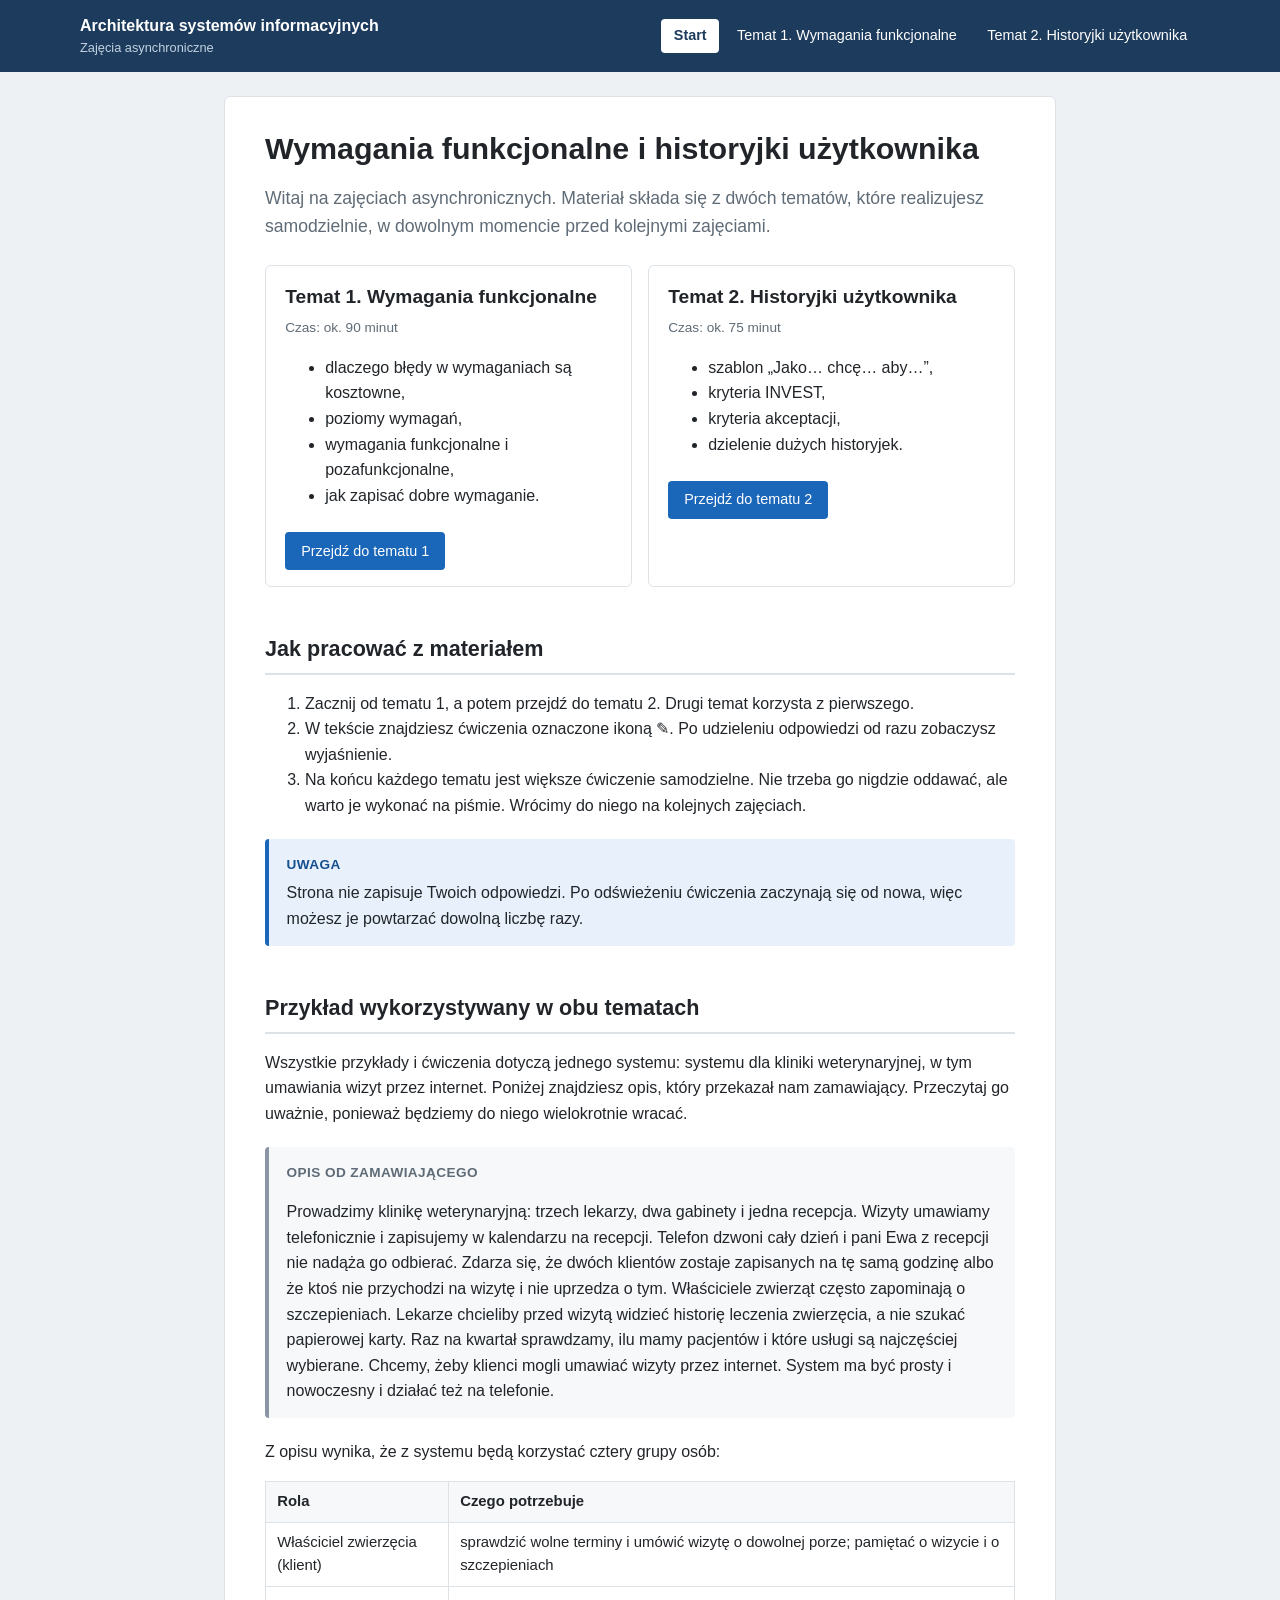
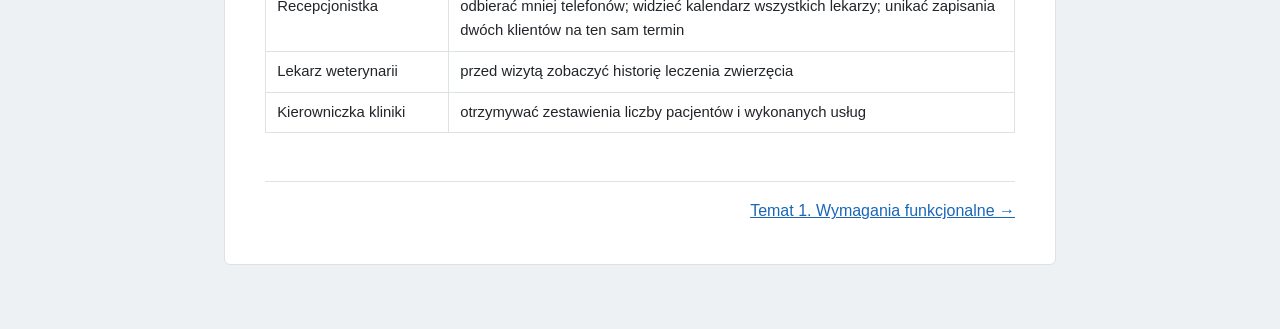
<file: index.html>
<!doctype html>
<html lang="pl">
<head>
<meta charset="utf-8">
<meta name="viewport" content="width=device-width, initial-scale=1">
<title>ASI: wymagania i historyjki</title>
<link rel="stylesheet" href="style.css">
</head>
<body>
<header class="top"><div class="inner">
  <div class="course">Architektura systemów informacyjnych<small>Zajęcia asynchroniczne</small></div>
  <nav><a href="index.html" aria-current="page">Start</a><a href="wymagania.html">Temat 1. Wymagania funkcjonalne</a><a href="historyjki.html">Temat 2. Historyjki użytkownika</a></nav>
</div></header>
<div class="wrap single">
<main>
  <h1>Wymagania funkcjonalne i historyjki użytkownika</h1>
  <p class="lead">Witaj na zajęciach asynchronicznych. Materiał składa się z dwóch tematów, które realizujesz samodzielnie, w dowolnym momencie przed kolejnymi zajęciami.</p>

  <div class="topics">
    <section class="topic">
      <h2>Temat 1. Wymagania funkcjonalne</h2>
      <p class="muted">Czas: ok. 90 minut</p>
      <ul>
        <li>dlaczego błędy w wymaganiach są kosztowne,</li>
        <li>poziomy wymagań,</li>
        <li>wymagania funkcjonalne i pozafunkcjonalne,</li>
        <li>jak zapisać dobre wymaganie.</li>
      </ul>
      <a class="go" href="wymagania.html">Przejdź do tematu 1</a>
    </section>
    <section class="topic">
      <h2>Temat 2. Historyjki użytkownika</h2>
      <p class="muted">Czas: ok. 75 minut</p>
      <ul>
        <li>szablon „Jako… chcę… aby…”,</li>
        <li>kryteria INVEST,</li>
        <li>kryteria akceptacji,</li>
        <li>dzielenie dużych historyjek.</li>
      </ul>
      <a class="go" href="historyjki.html">Przejdź do tematu 2</a>
    </section>
  </div>

  <h2>Jak pracować z materiałem</h2>
  <ol>
    <li>Zacznij od tematu 1, a potem przejdź do tematu 2. Drugi temat korzysta z pierwszego.</li>
    <li>W tekście znajdziesz ćwiczenia oznaczone ikoną ✎. Po udzieleniu odpowiedzi od razu zobaczysz wyjaśnienie.</li>
    <li>Na końcu każdego tematu jest większe ćwiczenie samodzielne. Nie trzeba go nigdzie oddawać, ale warto je wykonać na piśmie. Wrócimy do niego na kolejnych zajęciach.</li>
  </ol>
  <div class="box">
    <span class="label">Uwaga</span>
    Strona nie zapisuje Twoich odpowiedzi. Po odświeżeniu ćwiczenia zaczynają się od nowa, więc możesz je powtarzać dowolną liczbę razy.
  </div>

  <h2>Przykład wykorzystywany w obu tematach</h2>
  <p>Wszystkie przykłady i ćwiczenia dotyczą jednego systemu: systemu dla kliniki weterynaryjnej, w tym umawiania wizyt przez internet. Poniżej znajdziesz opis, który przekazał nam zamawiający. Przeczytaj go uważnie, ponieważ będziemy do niego wielokrotnie wracać.</p>

  <div class="box example">
    <span class="label">Opis od zamawiającego</span>
    <p>Prowadzimy klinikę weterynaryjną: trzech lekarzy, dwa gabinety i jedna recepcja. Wizyty umawiamy telefonicznie i zapisujemy w kalendarzu na recepcji. Telefon dzwoni cały dzień i pani Ewa z recepcji nie nadąża go odbierać. Zdarza się, że dwóch klientów zostaje zapisanych na tę samą godzinę albo że ktoś nie przychodzi na wizytę i nie uprzedza o tym. Właściciele zwierząt często zapominają o szczepieniach. Lekarze chcieliby przed wizytą widzieć historię leczenia zwierzęcia, a nie szukać papierowej karty. Raz na kwartał sprawdzamy, ilu mamy pacjentów i które usługi są najczęściej wybierane. Chcemy, żeby klienci mogli umawiać wizyty przez internet. System ma być prosty i nowoczesny i działać też na telefonie.</p>
  </div>

  <p>Z opisu wynika, że z systemu będą korzystać cztery grupy osób:</p>
  <table>
    <tr><th>Rola</th><th>Czego potrzebuje</th></tr>
    <tr><td>Właściciel zwierzęcia (klient)</td><td>sprawdzić wolne terminy i umówić wizytę o dowolnej porze; pamiętać o wizycie i o szczepieniach</td></tr>
    <tr><td>Recepcjonistka</td><td>odbierać mniej telefonów; widzieć kalendarz wszystkich lekarzy; unikać zapisania dwóch klientów na ten sam termin</td></tr>
    <tr><td>Lekarz weterynarii</td><td>przed wizytą zobaczyć historię leczenia zwierzęcia</td></tr>
    <tr><td>Kierowniczka kliniki</td><td>otrzymywać zestawienia liczby pacjentów i wykonanych usług</td></tr>
  </table>

  <div class="next"><span></span><a href="wymagania.html">Temat 1. Wymagania funkcjonalne →</a></div>
</main>
</div>
</body>
</html>
</file>
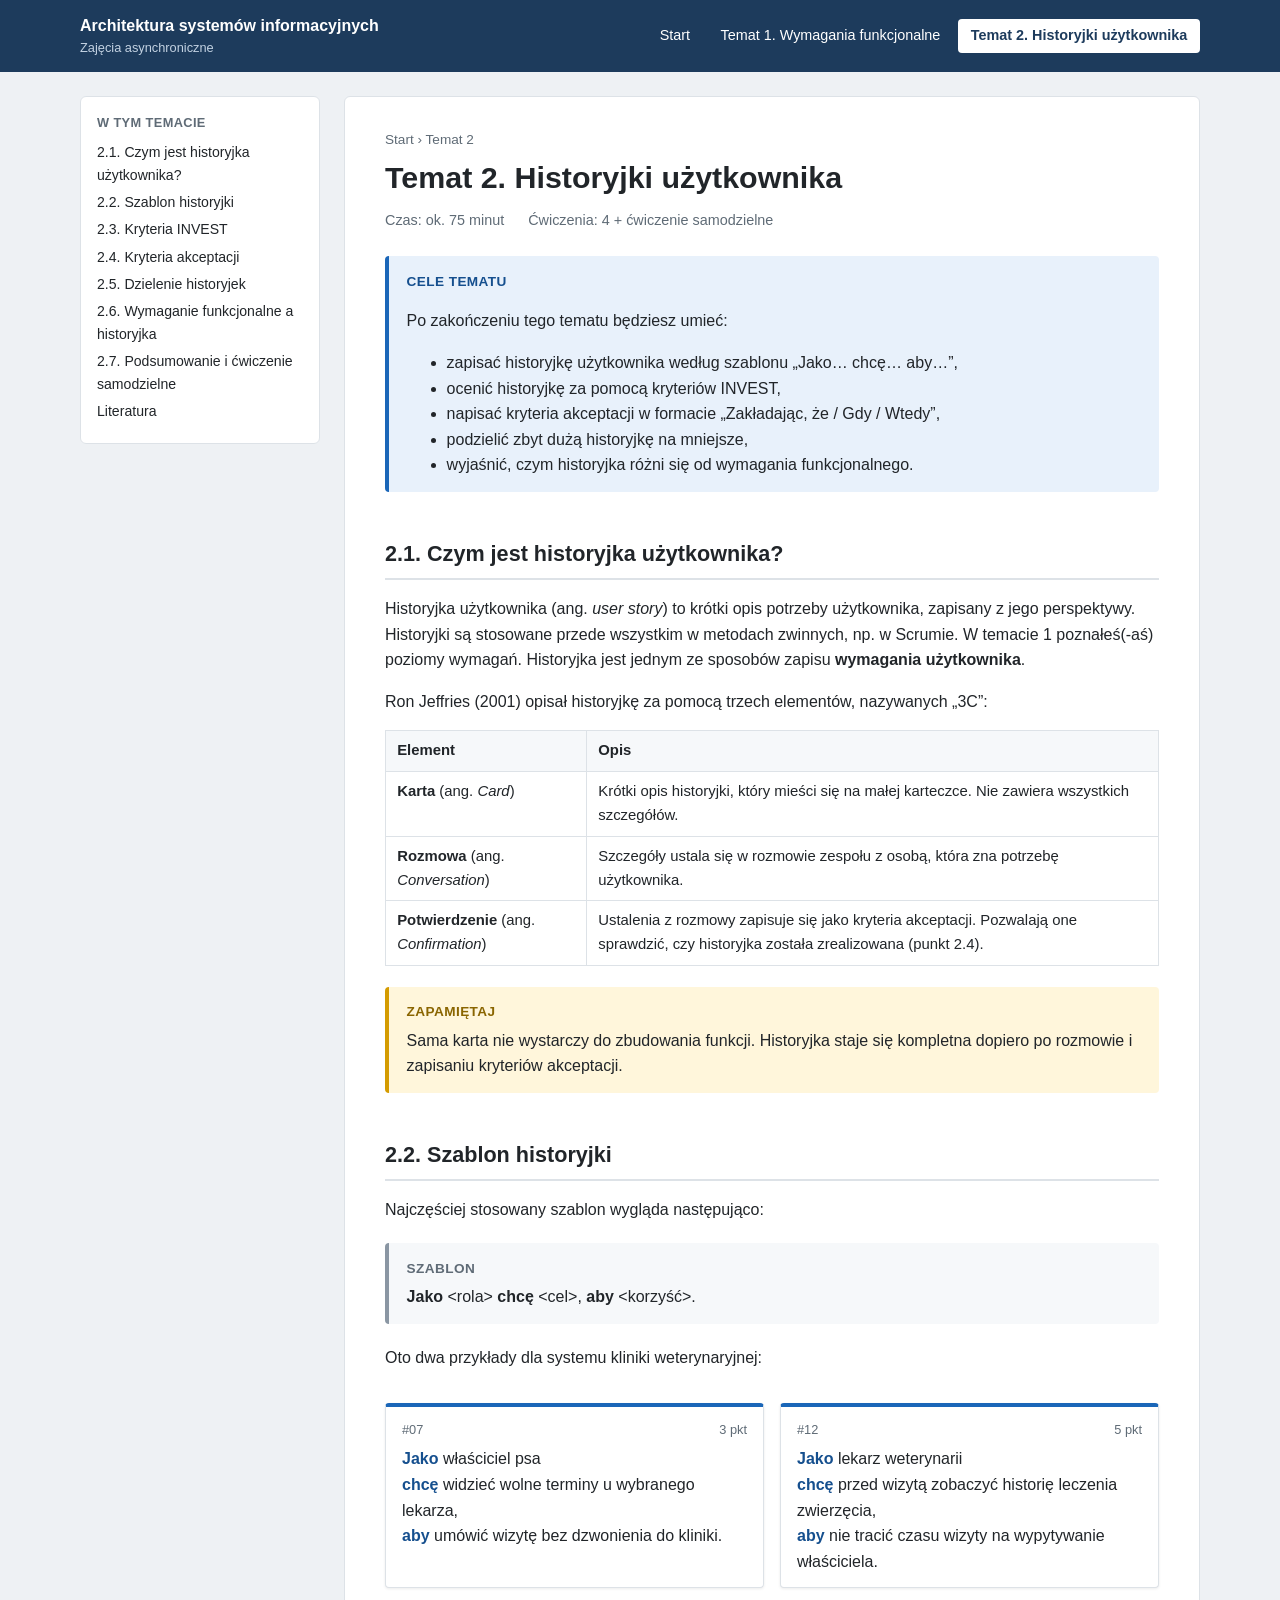
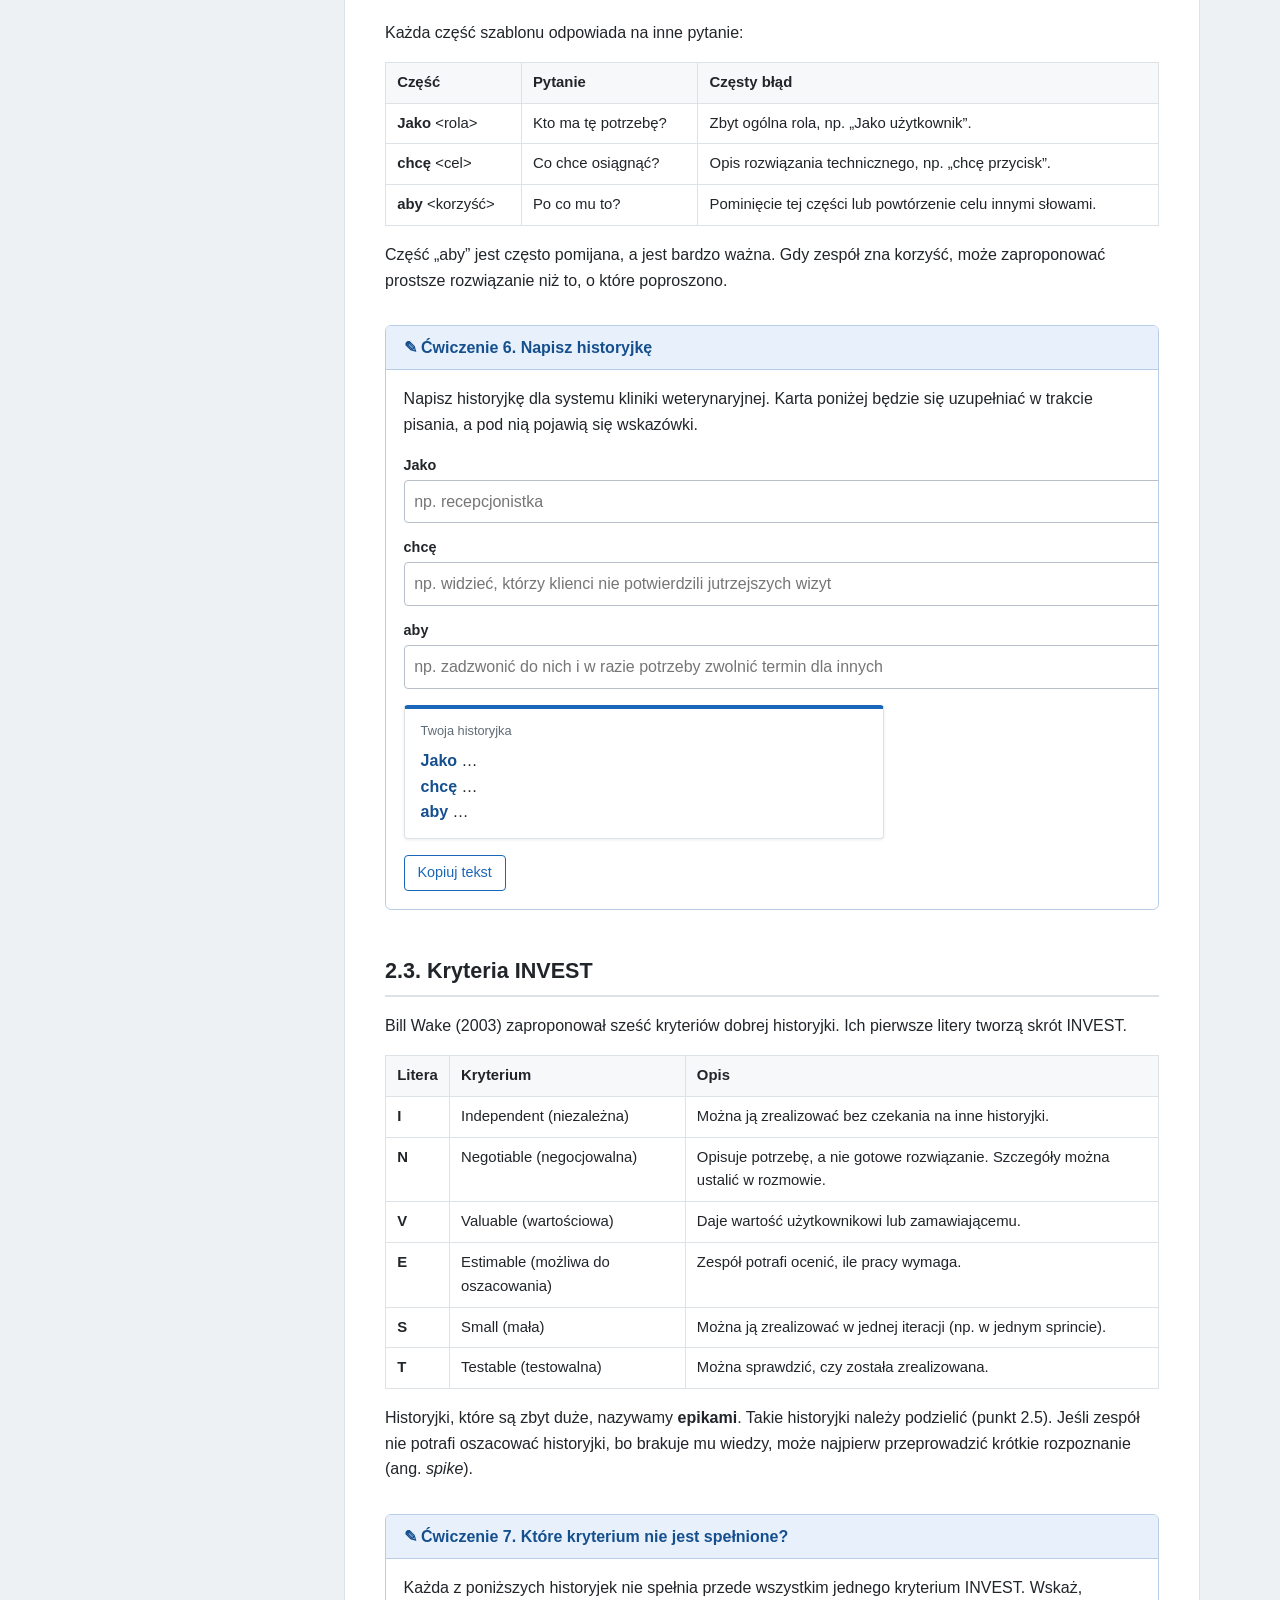
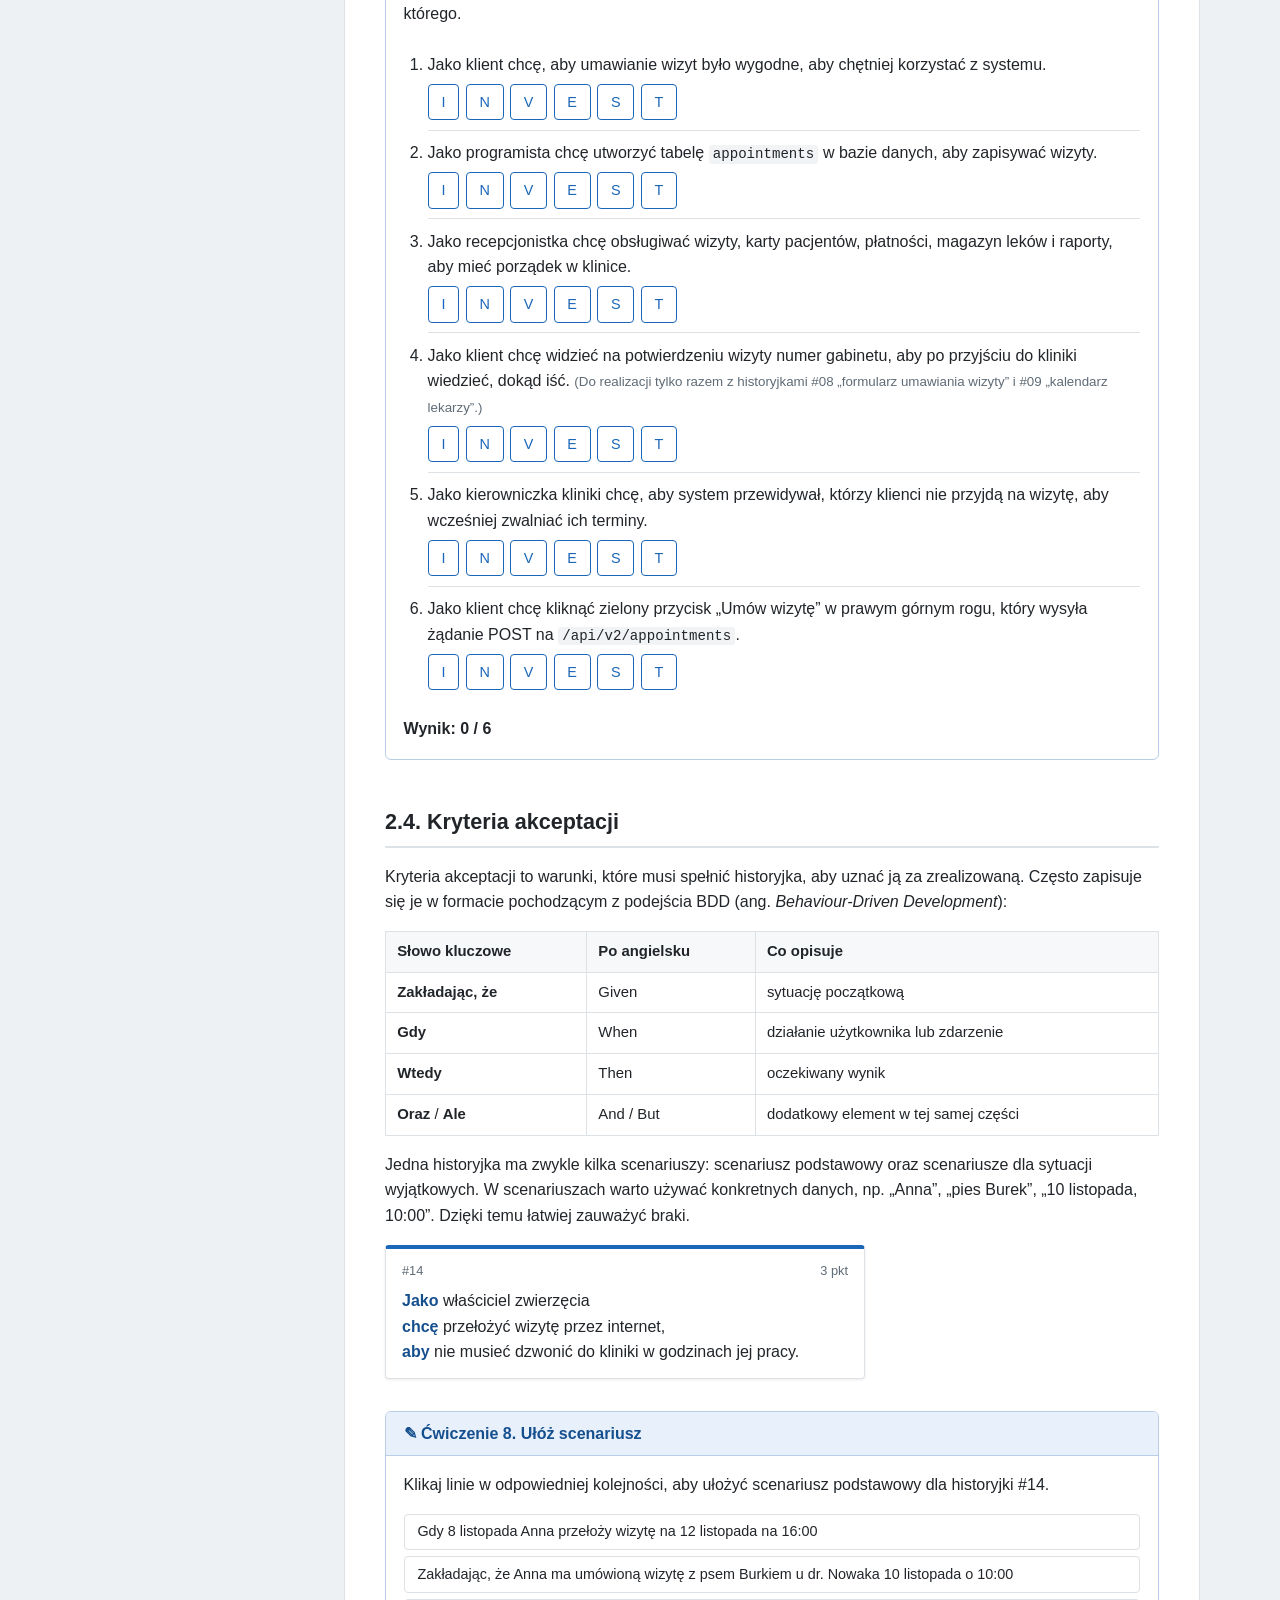
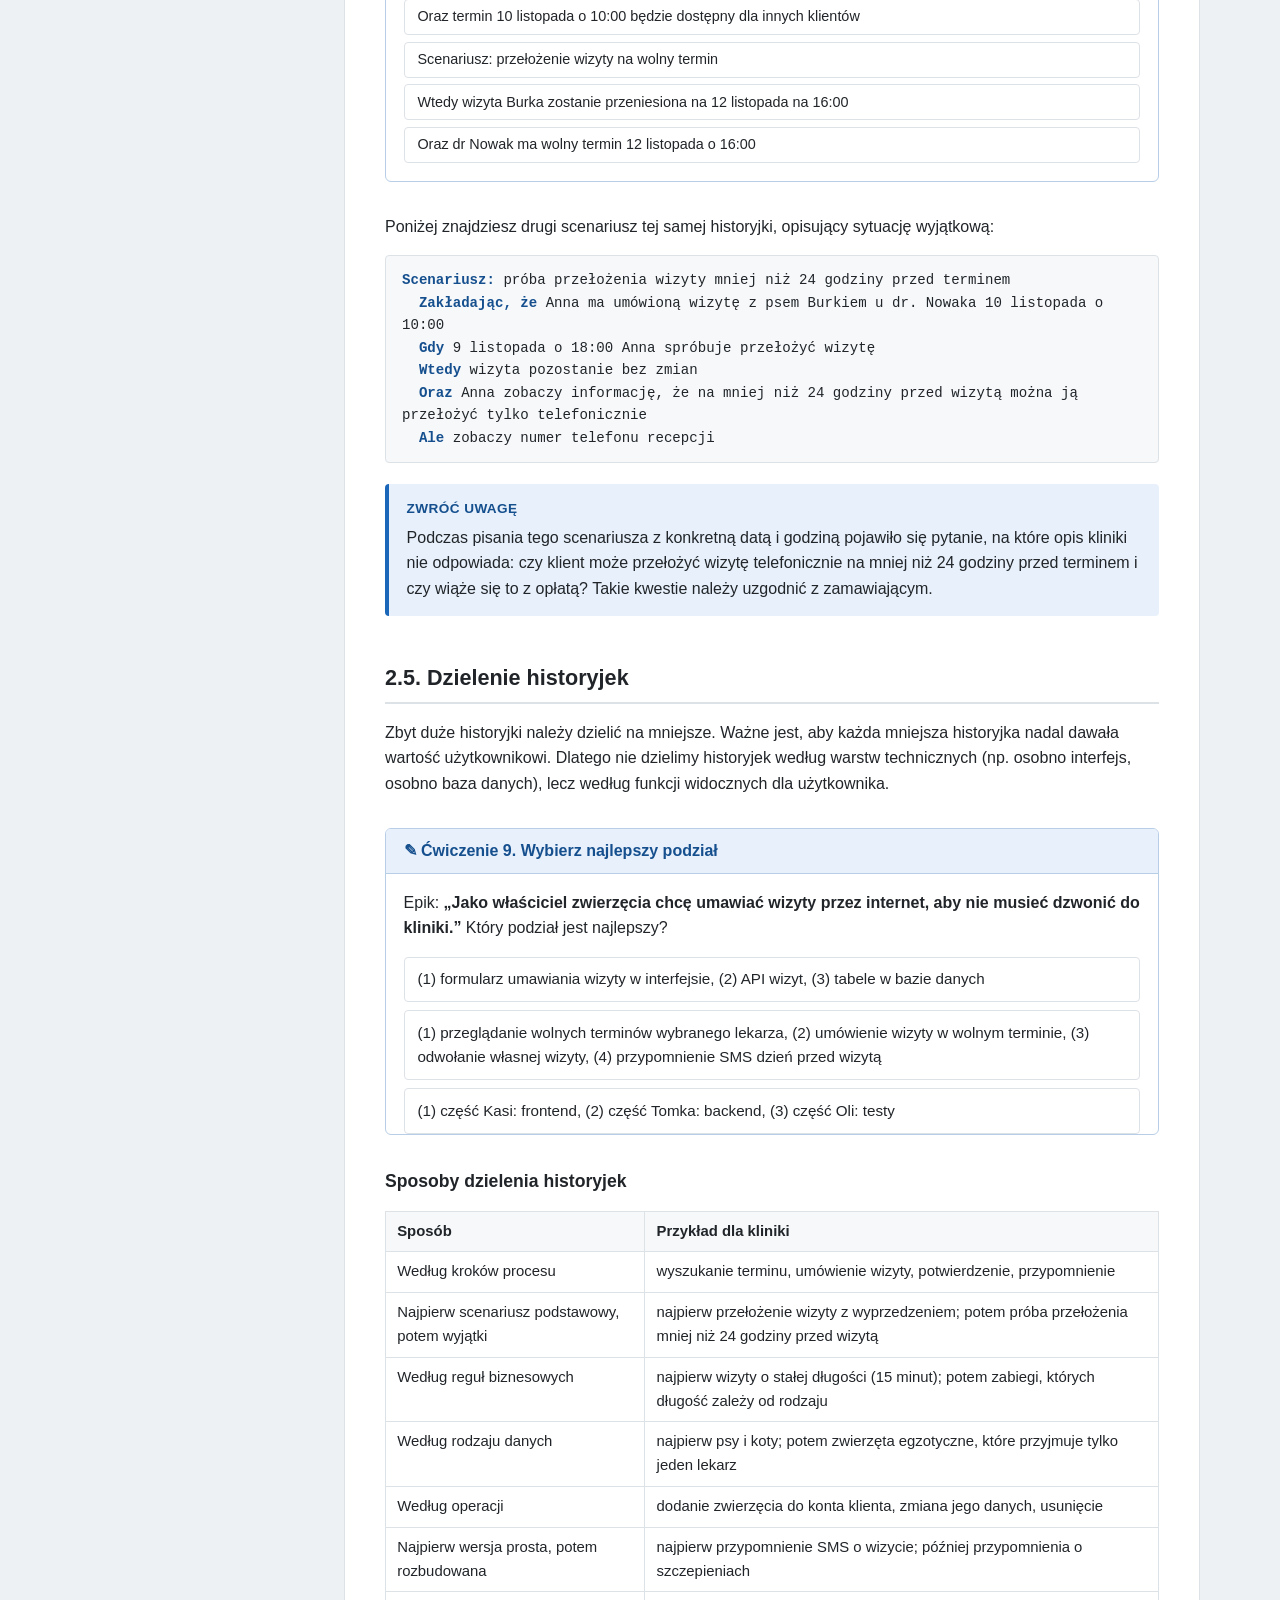
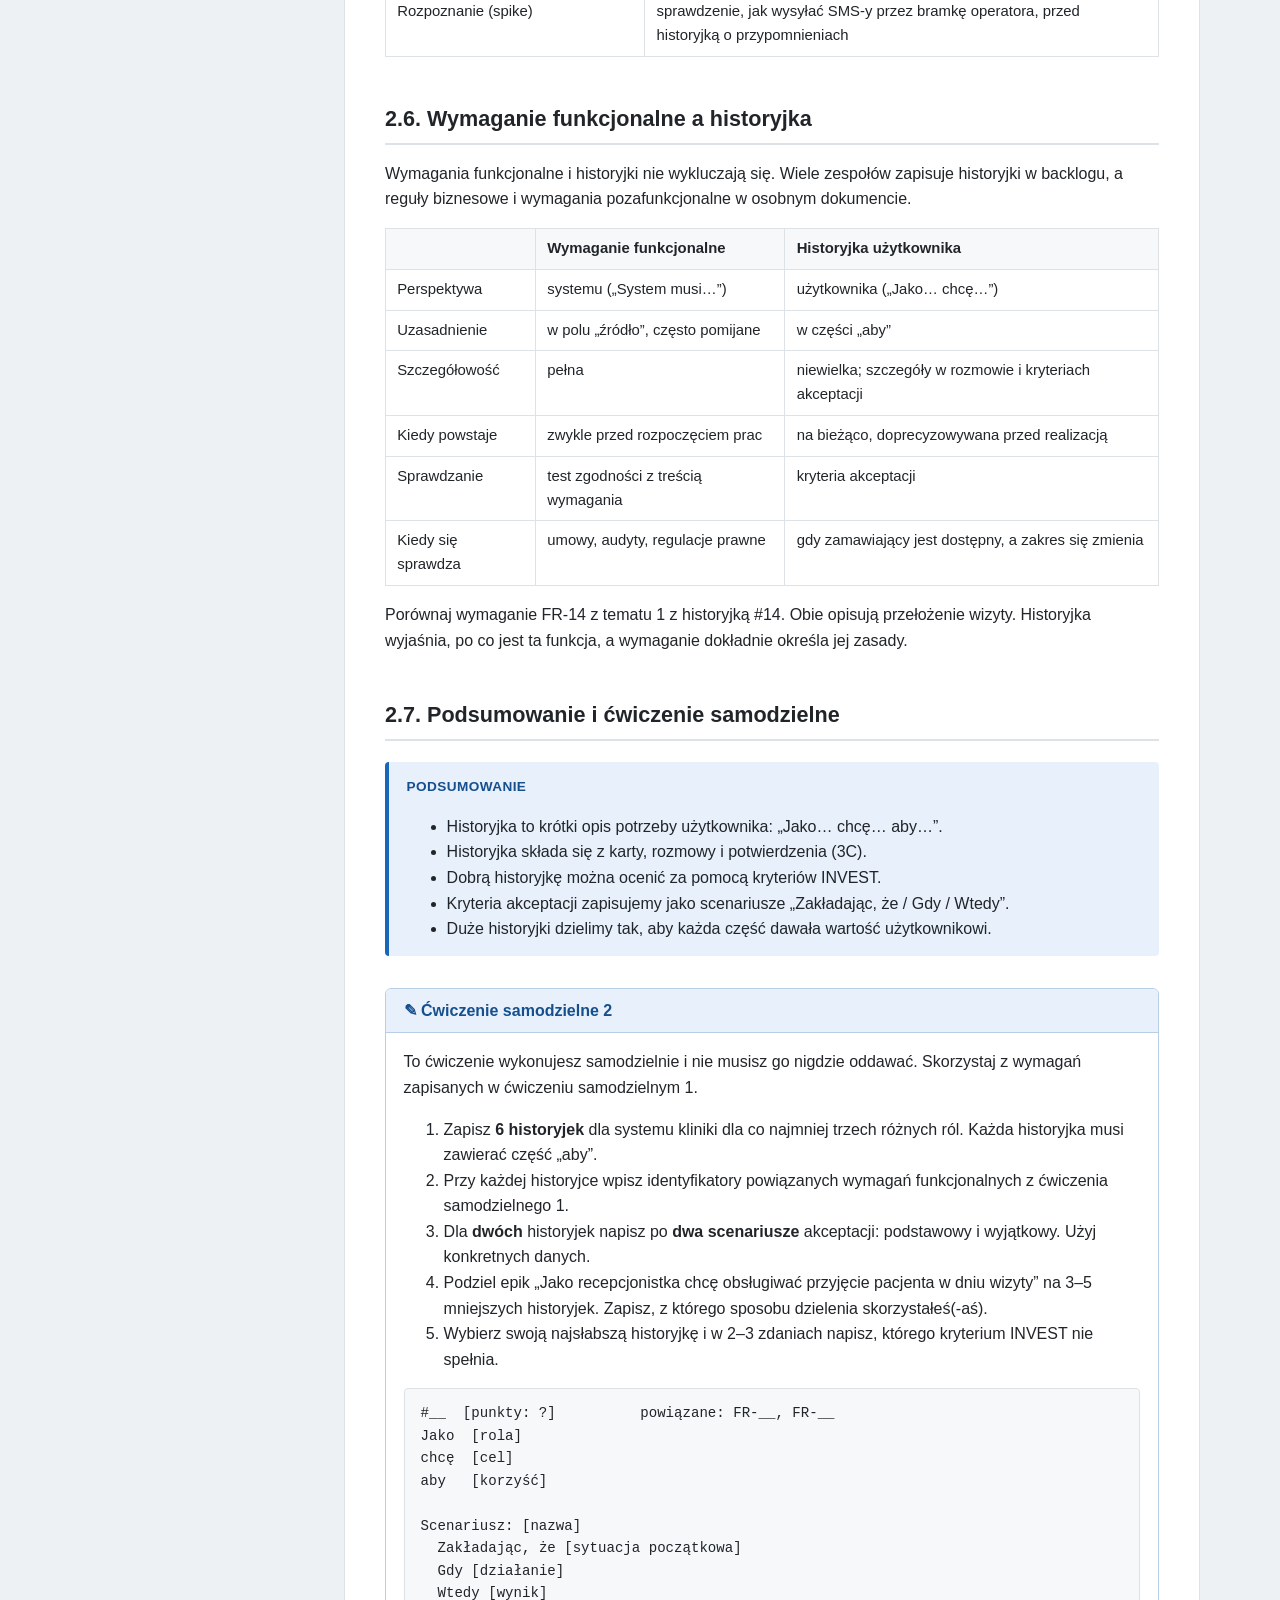
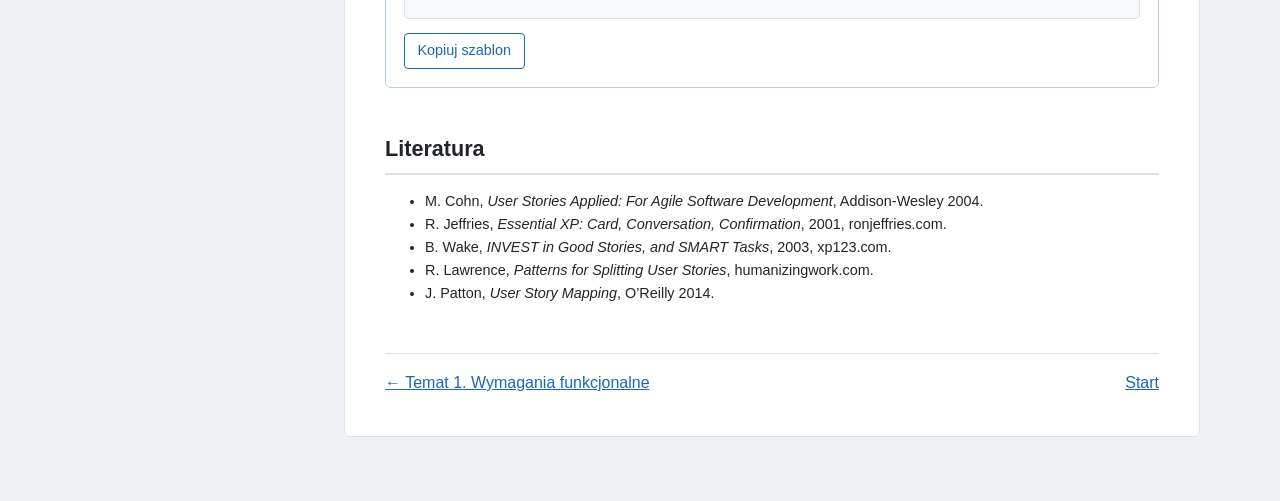
<file: historyjki.html>
<!doctype html>
<html lang="pl">
<head>
<meta charset="utf-8">
<meta name="viewport" content="width=device-width, initial-scale=1">
<title>Temat 2. Historyjki użytkownika</title>
<link rel="stylesheet" href="style.css">
</head>
<body>
<header class="top"><div class="inner">
  <div class="course">Architektura systemów informacyjnych<small>Zajęcia asynchroniczne</small></div>
  <nav><a href="index.html">Start</a><a href="wymagania.html">Temat 1. Wymagania funkcjonalne</a><a href="historyjki.html" aria-current="page">Temat 2. Historyjki użytkownika</a></nav>
</div></header>
<div class="wrap">
<aside class="toc"><b>W tym temacie</b><ol></ol></aside>
<main>
  <p class="crumbs">Start › Temat 2</p>
  <h1>Temat 2. Historyjki użytkownika</h1>
  <div class="info"><span>Czas: ok. 75 minut</span><span>Ćwiczenia: 4 + ćwiczenie samodzielne</span></div>

  <div class="box">
    <span class="label">Cele tematu</span>
    <p>Po zakończeniu tego tematu będziesz umieć:</p>
    <ul>
      <li>zapisać historyjkę użytkownika według szablonu „Jako… chcę… aby…”,</li>
      <li>ocenić historyjkę za pomocą kryteriów INVEST,</li>
      <li>napisać kryteria akceptacji w formacie „Zakładając, że / Gdy / Wtedy”,</li>
      <li>podzielić zbyt dużą historyjkę na mniejsze,</li>
      <li>wyjaśnić, czym historyjka różni się od wymagania funkcjonalnego.</li>
    </ul>
  </div>

  <h2>2.1. Czym jest historyjka użytkownika?</h2>
  <p>Historyjka użytkownika (ang. <i>user story</i>) to krótki opis potrzeby użytkownika, zapisany z jego perspektywy. Historyjki są stosowane przede wszystkim w metodach zwinnych, np. w Scrumie. W temacie 1 poznałeś(-aś) poziomy wymagań. Historyjka jest jednym ze sposobów zapisu <b>wymagania użytkownika</b>.</p>
  <p>Ron Jeffries (2001) opisał historyjkę za pomocą trzech elementów, nazywanych „3C”:</p>
  <table>
    <tr><th>Element</th><th>Opis</th></tr>
    <tr><td><b>Karta</b> (ang. <i>Card</i>)</td><td>Krótki opis historyjki, który mieści się na małej karteczce. Nie zawiera wszystkich szczegółów.</td></tr>
    <tr><td><b>Rozmowa</b> (ang. <i>Conversation</i>)</td><td>Szczegóły ustala się w rozmowie zespołu z osobą, która zna potrzebę użytkownika.</td></tr>
    <tr><td><b>Potwierdzenie</b> (ang. <i>Confirmation</i>)</td><td>Ustalenia z rozmowy zapisuje się jako kryteria akceptacji. Pozwalają one sprawdzić, czy historyjka została zrealizowana (punkt 2.4).</td></tr>
  </table>
  <div class="box remember">
    <span class="label">Zapamiętaj</span>
    Sama karta nie wystarczy do zbudowania funkcji. Historyjka staje się kompletna dopiero po rozmowie i zapisaniu kryteriów akceptacji.
  </div>

  <h2>2.2. Szablon historyjki</h2>
  <p>Najczęściej stosowany szablon wygląda następująco:</p>
  <div class="box example">
    <span class="label">Szablon</span>
    <b>Jako</b> &lt;rola&gt; <b>chcę</b> &lt;cel&gt;, <b>aby</b> &lt;korzyść&gt;.
  </div>
  <p>Oto dwa przykłady dla systemu kliniki weterynaryjnej:</p>
  <div class="cards">
    <div class="card">
      <div class="cardhead"><span>#07</span><span>3 pkt</span></div>
      <p><em>Jako</em> właściciel psa<br><em>chcę</em> widzieć wolne terminy u wybranego lekarza,<br><em>aby</em> umówić wizytę bez dzwonienia do kliniki.</p>
    </div>
    <div class="card">
      <div class="cardhead"><span>#12</span><span>5 pkt</span></div>
      <p><em>Jako</em> lekarz weterynarii<br><em>chcę</em> przed wizytą zobaczyć historię leczenia zwierzęcia,<br><em>aby</em> nie tracić czasu wizyty na wypytywanie właściciela.</p>
    </div>
  </div>
  <p>Każda część szablonu odpowiada na inne pytanie:</p>
  <table>
    <tr><th>Część</th><th>Pytanie</th><th>Częsty błąd</th></tr>
    <tr><td><b>Jako</b> &lt;rola&gt;</td><td>Kto ma tę potrzebę?</td><td>Zbyt ogólna rola, np. „Jako użytkownik”.</td></tr>
    <tr><td><b>chcę</b> &lt;cel&gt;</td><td>Co chce osiągnąć?</td><td>Opis rozwiązania technicznego, np. „chcę przycisk”.</td></tr>
    <tr><td><b>aby</b> &lt;korzyść&gt;</td><td>Po co mu to?</td><td>Pominięcie tej części lub powtórzenie celu innymi słowami.</td></tr>
  </table>
  <p>Część „aby” jest często pomijana, a jest bardzo ważna. Gdy zespół zna korzyść, może zaproponować prostsze rozwiązanie niż to, o które poproszono.</p>

  <div class="ex composer">
    <span class="tag">Ćwiczenie 6. Napisz historyjkę</span>
    <p>Napisz historyjkę dla systemu kliniki weterynaryjnej. Karta poniżej będzie się uzupełniać w trakcie pisania, a pod nią pojawią się wskazówki.</p>
    <label for="c-role">Jako</label>
    <input type="text" id="c-role" placeholder="np. recepcjonistka" autocomplete="off">
    <label for="c-want">chcę</label>
    <input type="text" id="c-want" placeholder="np. widzieć, którzy klienci nie potwierdzili jutrzejszych wizyt" autocomplete="off">
    <label for="c-why">aby</label>
    <input type="text" id="c-why" placeholder="np. zadzwonić do nich i w razie potrzeby zwolnić termin dla innych" autocomplete="off">
    <div class="card">
      <div class="cardhead"><span>Twoja historyjka</span></div>
      <p></p>
    </div>
    <ul class="warn" aria-live="polite"></ul>
    <button type="button" data-copy-story>Kopiuj tekst</button>
  </div>

  <h2>2.3. Kryteria INVEST</h2>
  <p>Bill Wake (2003) zaproponował sześć kryteriów dobrej historyjki. Ich pierwsze litery tworzą skrót INVEST.</p>
  <table>
    <tr><th>Litera</th><th>Kryterium</th><th>Opis</th></tr>
    <tr><td><b>I</b></td><td>Independent (niezależna)</td><td>Można ją zrealizować bez czekania na inne historyjki.</td></tr>
    <tr><td><b>N</b></td><td>Negotiable (negocjowalna)</td><td>Opisuje potrzebę, a nie gotowe rozwiązanie. Szczegóły można ustalić w rozmowie.</td></tr>
    <tr><td><b>V</b></td><td>Valuable (wartościowa)</td><td>Daje wartość użytkownikowi lub zamawiającemu.</td></tr>
    <tr><td><b>E</b></td><td>Estimable (możliwa do oszacowania)</td><td>Zespół potrafi ocenić, ile pracy wymaga.</td></tr>
    <tr><td><b>S</b></td><td>Small (mała)</td><td>Można ją zrealizować w jednej iteracji (np. w jednym sprincie).</td></tr>
    <tr><td><b>T</b></td><td>Testable (testowalna)</td><td>Można sprawdzić, czy została zrealizowana.</td></tr>
  </table>
  <p>Historyjki, które są zbyt duże, nazywamy <b>epikami</b>. Takie historyjki należy podzielić (punkt 2.5). Jeśli zespół nie potrafi oszacować historyjki, bo brakuje mu wiedzy, może najpierw przeprowadzić krótkie rozpoznanie (ang. <i>spike</i>).</p>

  <div class="ex">
    <span class="tag">Ćwiczenie 7. Które kryterium nie jest spełnione?</span>
    <p>Każda z poniższych historyjek nie spełnia przede wszystkim jednego kryterium INVEST. Wskaż, którego.</p>
    <ol class="sort" data-opts="I|N|V|E|S|T">
      <li data-a="T" data-why="Słowo „wygodny” jest subiektywne i nie da się sprawdzić, czy historyjka została zrealizowana.">Jako klient chcę, aby umawianie wizyt było wygodne, aby chętniej korzystać z systemu.</li>
      <li data-a="V" data-why="To zadanie techniczne, a nie historyjka. Użytkownik nie odczuje bezpośrednio, że tabela została utworzona.">Jako programista chcę utworzyć tabelę <code>appointments</code> w bazie danych, aby zapisywać wizyty.</li>
      <li data-a="S" data-why="To epik, który obejmuje prawie cały system. Należy go podzielić na mniejsze historyjki.">Jako recepcjonistka chcę obsługiwać wizyty, karty pacjentów, płatności, magazyn leków i raporty, aby mieć porządek w klinice.</li>
      <li data-a="I" data-why="Historyjkę można zrealizować tylko razem z dwiema innymi. Można np. połączyć ją z historyjką #08.">Jako klient chcę widzieć na potwierdzeniu wizyty numer gabinetu, aby po przyjściu do kliniki wiedzieć, dokąd iść. <small>(Do realizacji tylko razem z historyjkami #08 „formularz umawiania wizyty” i #09 „kalendarz lekarzy”.)</small></li>
      <li data-a="E" data-why="Cel jest zrozumiały, ale zespół nie wie, na podstawie jakich danych można to przewidzieć ani czy w ogóle jest to możliwe. Najpierw potrzebne jest rozpoznanie (spike).">Jako kierowniczka kliniki chcę, aby system przewidywał, którzy klienci nie przyjdą na wizytę, aby wcześniej zwalniać ich terminy.</li>
      <li data-a="N" data-why="Historyjka narzuca szczegóły rozwiązania (kolor, położenie przycisku, adres API) i nie ma części „aby”. Nie zostawia miejsca na rozmowę.">Jako klient chcę kliknąć zielony przycisk „Umów wizytę” w prawym górnym rogu, który wysyła żądanie POST na <code>/api/v2/appointments</code>.</li>
    </ol>
  </div>

  <h2>2.4. Kryteria akceptacji</h2>
  <p>Kryteria akceptacji to warunki, które musi spełnić historyjka, aby uznać ją za zrealizowaną. Często zapisuje się je w formacie pochodzącym z podejścia BDD (ang. <i>Behaviour-Driven Development</i>):</p>
  <table>
    <tr><th>Słowo kluczowe</th><th>Po angielsku</th><th>Co opisuje</th></tr>
    <tr><td><b>Zakładając, że</b></td><td>Given</td><td>sytuację początkową</td></tr>
    <tr><td><b>Gdy</b></td><td>When</td><td>działanie użytkownika lub zdarzenie</td></tr>
    <tr><td><b>Wtedy</b></td><td>Then</td><td>oczekiwany wynik</td></tr>
    <tr><td><b>Oraz</b> / <b>Ale</b></td><td>And / But</td><td>dodatkowy element w tej samej części</td></tr>
  </table>
  <p>Jedna historyjka ma zwykle kilka scenariuszy: scenariusz podstawowy oraz scenariusze dla sytuacji wyjątkowych. W scenariuszach warto używać konkretnych danych, np. „Anna”, „pies Burek”, „10 listopada, 10:00”. Dzięki temu łatwiej zauważyć braki.</p>

  <div class="card">
    <div class="cardhead"><span>#14</span><span>3 pkt</span></div>
    <p><em>Jako</em> właściciel zwierzęcia<br><em>chcę</em> przełożyć wizytę przez internet,<br><em>aby</em> nie musieć dzwonić do kliniki w godzinach jej pracy.</p>
  </div>

  <div class="ex order">
    <span class="tag">Ćwiczenie 8. Ułóż scenariusz</span>
    <p>Klikaj linie w odpowiedniej kolejności, aby ułożyć scenariusz podstawowy dla historyjki #14.</p>
    <ul class="done"></ul>
    <ul class="pool">
      <li data-n="4">Gdy 8 listopada Anna przełoży wizytę na 12 listopada na 16:00</li>
      <li data-n="2">Zakładając, że Anna ma umówioną wizytę z psem Burkiem u dr. Nowaka 10 listopada o 10:00</li>
      <li data-n="6">Oraz termin 10 listopada o 10:00 będzie dostępny dla innych klientów</li>
      <li data-n="1">Scenariusz: przełożenie wizyty na wolny termin</li>
      <li data-n="5">Wtedy wizyta Burka zostanie przeniesiona na 12 listopada na 16:00</li>
      <li data-n="3">Oraz dr Nowak ma wolny termin 12 listopada o 16:00</li>
    </ul>
    <p class="score"></p>
  </div>

  <p>Poniżej znajdziesz drugi scenariusz tej samej historyjki, opisujący sytuację wyjątkową:</p>
  <pre class="gherkin"><b>Scenariusz:</b> próba przełożenia wizyty mniej niż 24 godziny przed terminem
  <b>Zakładając, że</b> Anna ma umówioną wizytę z psem Burkiem u dr. Nowaka 10 listopada o 10:00
  <b>Gdy</b> 9 listopada o 18:00 Anna spróbuje przełożyć wizytę
  <b>Wtedy</b> wizyta pozostanie bez zmian
  <b>Oraz</b> Anna zobaczy informację, że na mniej niż 24 godziny przed wizytą można ją przełożyć tylko telefonicznie
  <b>Ale</b> zobaczy numer telefonu recepcji</pre>
  <div class="box">
    <span class="label">Zwróć uwagę</span>
    Podczas pisania tego scenariusza z konkretną datą i godziną pojawiło się pytanie, na które opis kliniki nie odpowiada: czy klient może przełożyć wizytę telefonicznie na mniej niż 24 godziny przed terminem i czy wiąże się to z opłatą? Takie kwestie należy uzgodnić z zamawiającym.
  </div>

  <h2>2.5. Dzielenie historyjek</h2>
  <p>Zbyt duże historyjki należy dzielić na mniejsze. Ważne jest, aby każda mniejsza historyjka nadal dawała wartość użytkownikowi. Dlatego nie dzielimy historyjek według warstw technicznych (np. osobno interfejs, osobno baza danych), lecz według funkcji widocznych dla użytkownika.</p>

  <div class="ex mc">
    <span class="tag">Ćwiczenie 9. Wybierz najlepszy podział</span>
    <p>Epik: <b>„Jako właściciel zwierzęcia chcę umawiać wizyty przez internet, aby nie musieć dzwonić do kliniki.”</b> Który podział jest najlepszy?</p>
    <div class="choices">
      <button data-why="To podział na warstwy techniczne. Żadna z tych części sama w sobie nie daje wartości klientowi.">(1) formularz umawiania wizyty w interfejsie, (2) API wizyt, (3) tabele w bazie danych</button>
      <button data-ok data-why="To podział według kroków procesu. Każda historyjka daje klientowi wartość. Już samo sprawdzanie wolnych terminów przez internet rozwiązuje część problemu.">(1) przeglądanie wolnych terminów wybranego lekarza, (2) umówienie wizyty w wolnym terminie, (3) odwołanie własnej wizyty, (4) przypomnienie SMS dzień przed wizytą</button>
      <button data-why="To podział pracy w zespole, a nie podział historyjki. W praktyce prowadzi do podziału na warstwy techniczne.">(1) część Kasi: frontend, (2) część Tomka: backend, (3) część Oli: testy</button>
    </div>
  </div>

  <h3>Sposoby dzielenia historyjek</h3>
  <table>
    <tr><th>Sposób</th><th>Przykład dla kliniki</th></tr>
    <tr><td>Według kroków procesu</td><td>wyszukanie terminu, umówienie wizyty, potwierdzenie, przypomnienie</td></tr>
    <tr><td>Najpierw scenariusz podstawowy, potem wyjątki</td><td>najpierw przełożenie wizyty z wyprzedzeniem; potem próba przełożenia mniej niż 24 godziny przed wizytą</td></tr>
    <tr><td>Według reguł biznesowych</td><td>najpierw wizyty o stałej długości (15 minut); potem zabiegi, których długość zależy od rodzaju</td></tr>
    <tr><td>Według rodzaju danych</td><td>najpierw psy i koty; potem zwierzęta egzotyczne, które przyjmuje tylko jeden lekarz</td></tr>
    <tr><td>Według operacji</td><td>dodanie zwierzęcia do konta klienta, zmiana jego danych, usunięcie</td></tr>
    <tr><td>Najpierw wersja prosta, potem rozbudowana</td><td>najpierw przypomnienie SMS o wizycie; później przypomnienia o szczepieniach</td></tr>
    <tr><td>Rozpoznanie (spike)</td><td>sprawdzenie, jak wysyłać SMS-y przez bramkę operatora, przed historyjką o przypomnieniach</td></tr>
  </table>

  <h2>2.6. Wymaganie funkcjonalne a historyjka</h2>
  <p>Wymagania funkcjonalne i historyjki nie wykluczają się. Wiele zespołów zapisuje historyjki w backlogu, a reguły biznesowe i wymagania pozafunkcjonalne w osobnym dokumencie.</p>
  <table>
    <tr><th></th><th>Wymaganie funkcjonalne</th><th>Historyjka użytkownika</th></tr>
    <tr><td>Perspektywa</td><td>systemu („System musi…”)</td><td>użytkownika („Jako… chcę…”)</td></tr>
    <tr><td>Uzasadnienie</td><td>w polu „źródło”, często pomijane</td><td>w części „aby”</td></tr>
    <tr><td>Szczegółowość</td><td>pełna</td><td>niewielka; szczegóły w rozmowie i kryteriach akceptacji</td></tr>
    <tr><td>Kiedy powstaje</td><td>zwykle przed rozpoczęciem prac</td><td>na bieżąco, doprecyzowywana przed realizacją</td></tr>
    <tr><td>Sprawdzanie</td><td>test zgodności z treścią wymagania</td><td>kryteria akceptacji</td></tr>
    <tr><td>Kiedy się sprawdza</td><td>umowy, audyty, regulacje prawne</td><td>gdy zamawiający jest dostępny, a zakres się zmienia</td></tr>
  </table>
  <p>Porównaj wymaganie FR-14 z tematu 1 z historyjką #14. Obie opisują przełożenie wizyty. Historyjka wyjaśnia, po co jest ta funkcja, a wymaganie dokładnie określa jej zasady.</p>

  <h2>2.7. Podsumowanie i ćwiczenie samodzielne</h2>
  <div class="box">
    <span class="label">Podsumowanie</span>
    <ul>
      <li>Historyjka to krótki opis potrzeby użytkownika: „Jako… chcę… aby…”.</li>
      <li>Historyjka składa się z karty, rozmowy i potwierdzenia (3C).</li>
      <li>Dobrą historyjkę można ocenić za pomocą kryteriów INVEST.</li>
      <li>Kryteria akceptacji zapisujemy jako scenariusze „Zakładając, że / Gdy / Wtedy”.</li>
      <li>Duże historyjki dzielimy tak, aby każda część dawała wartość użytkownikowi.</li>
    </ul>
  </div>

  <div class="ex">
    <span class="tag">Ćwiczenie samodzielne 2</span>
    <p>To ćwiczenie wykonujesz samodzielnie i nie musisz go nigdzie oddawać. Skorzystaj z wymagań zapisanych w ćwiczeniu samodzielnym 1.</p>
    <ol>
      <li>Zapisz <b>6 historyjek</b> dla systemu kliniki dla co najmniej trzech różnych ról. Każda historyjka musi zawierać część „aby”.</li>
      <li>Przy każdej historyjce wpisz identyfikatory powiązanych wymagań funkcjonalnych z ćwiczenia samodzielnego 1.</li>
      <li>Dla <b>dwóch</b> historyjek napisz po <b>dwa scenariusze</b> akceptacji: podstawowy i wyjątkowy. Użyj konkretnych danych.</li>
      <li>Podziel epik „Jako recepcjonistka chcę obsługiwać przyjęcie pacjenta w dniu wizyty” na 3–5 mniejszych historyjek. Zapisz, z którego sposobu dzielenia skorzystałeś(-aś).</li>
      <li>Wybierz swoją najsłabszą historyjkę i w 2–3 zdaniach napisz, którego kryterium INVEST nie spełnia.</li>
    </ol>
    <pre id="tpl-us">#__  [punkty: ?]          powiązane: FR-__, FR-__
Jako  [rola]
chcę  [cel]
aby   [korzyść]

Scenariusz: [nazwa]
  Zakładając, że [sytuacja początkowa]
  Gdy [działanie]
  Wtedy [wynik]</pre>
    <button type="button" data-copy="#tpl-us">Kopiuj szablon</button>
  </div>

  <h2>Literatura</h2>
  <ul class="sources">
    <li>M. Cohn, <i>User Stories Applied: For Agile Software Development</i>, Addison-Wesley 2004.</li>
    <li>R. Jeffries, <i>Essential XP: Card, Conversation, Confirmation</i>, 2001, ronjeffries.com.</li>
    <li>B. Wake, <i>INVEST in Good Stories, and SMART Tasks</i>, 2003, xp123.com.</li>
    <li>R. Lawrence, <i>Patterns for Splitting User Stories</i>, humanizingwork.com.</li>
    <li>J. Patton, <i>User Story Mapping</i>, O’Reilly 2014.</li>
  </ul>

  <div class="next"><a href="wymagania.html">← Temat 1. Wymagania funkcjonalne</a><a href="index.html">Start</a></div>
</main>
</div>
<script src="main.js"></script>
</body>
</html>
</file>
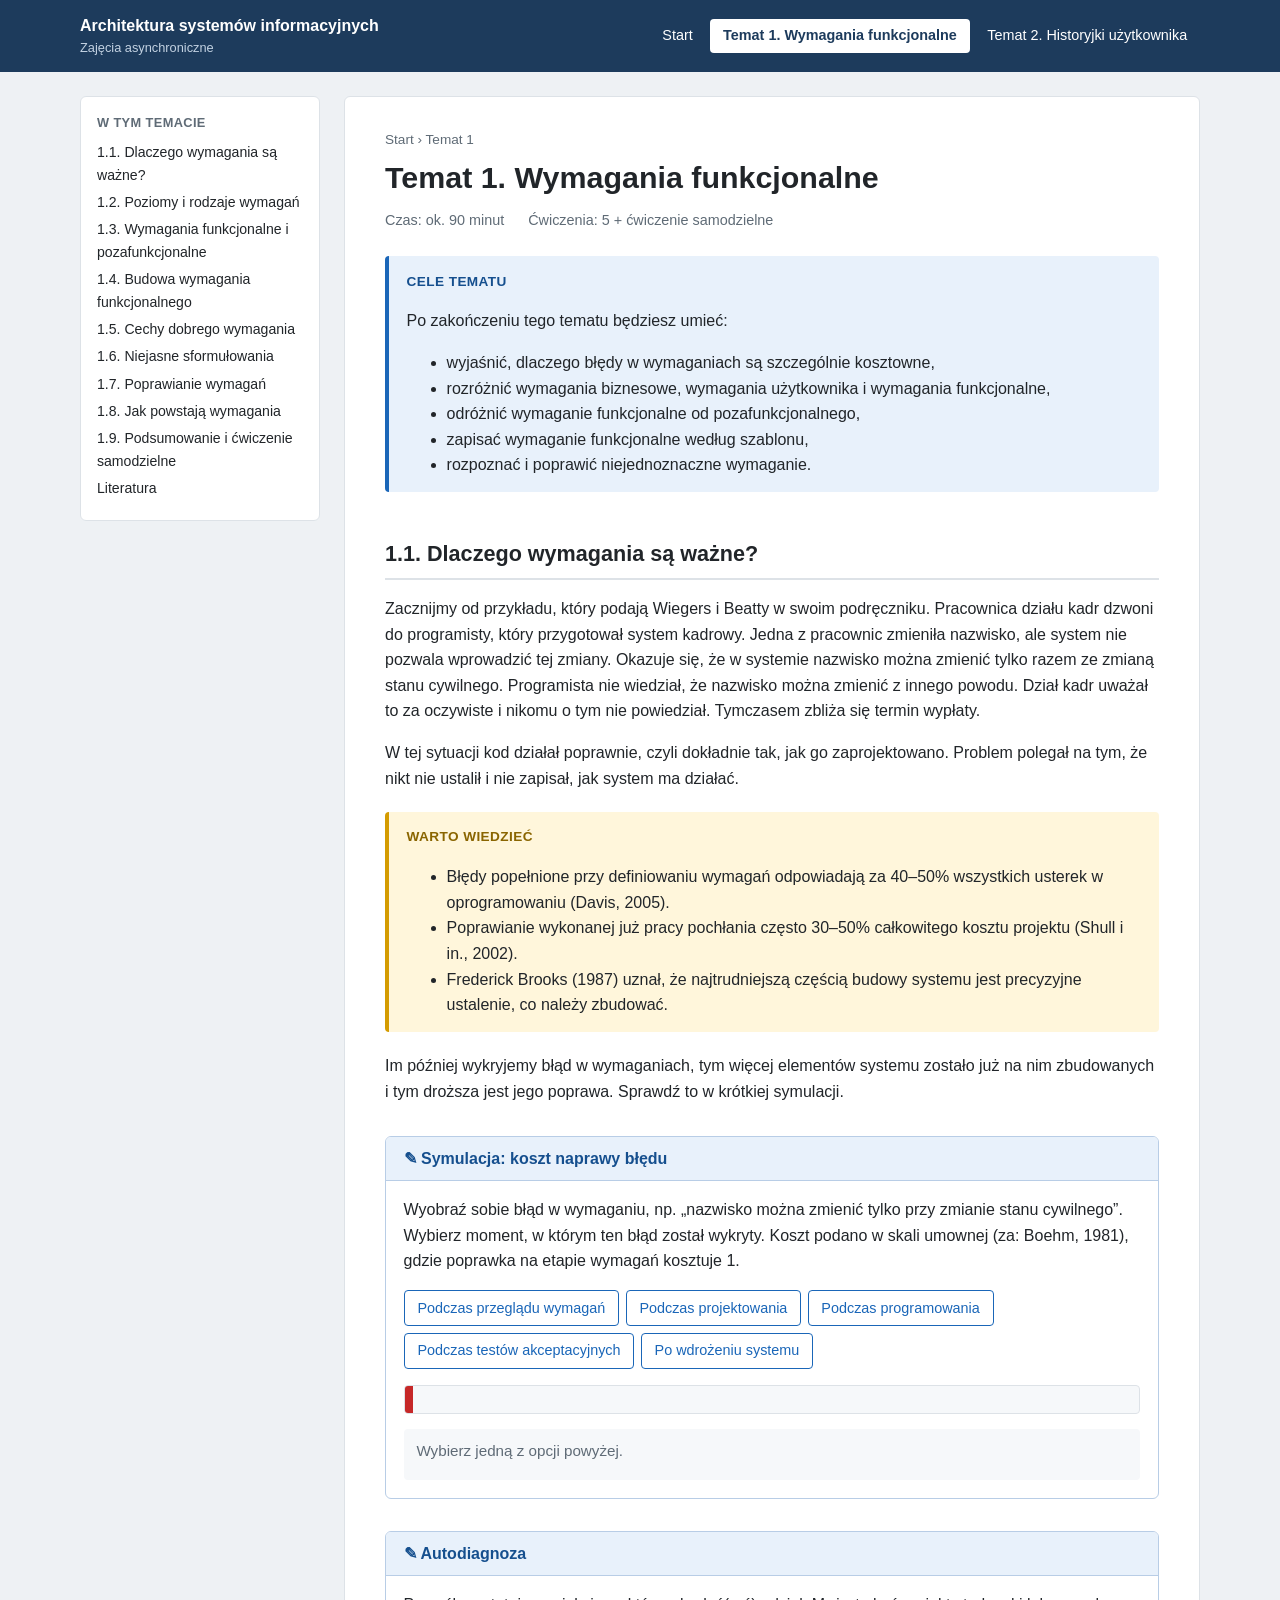
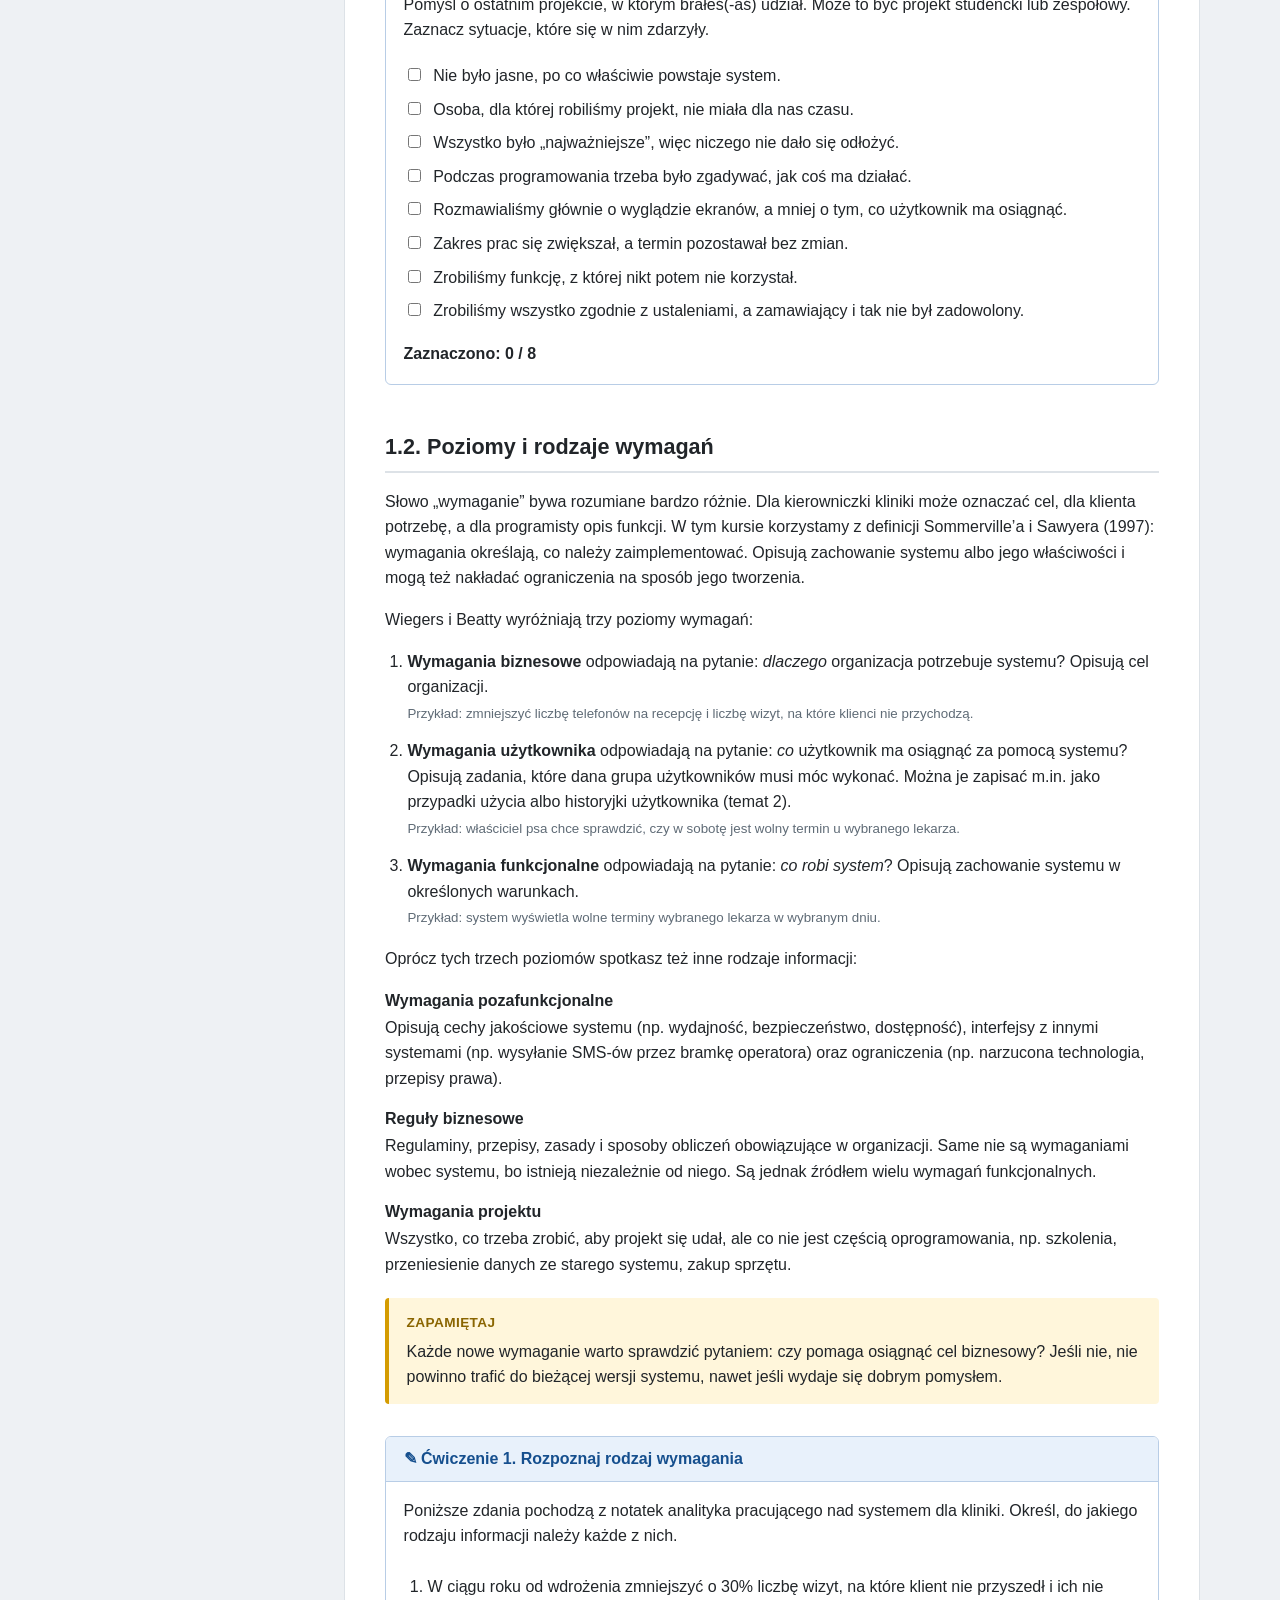
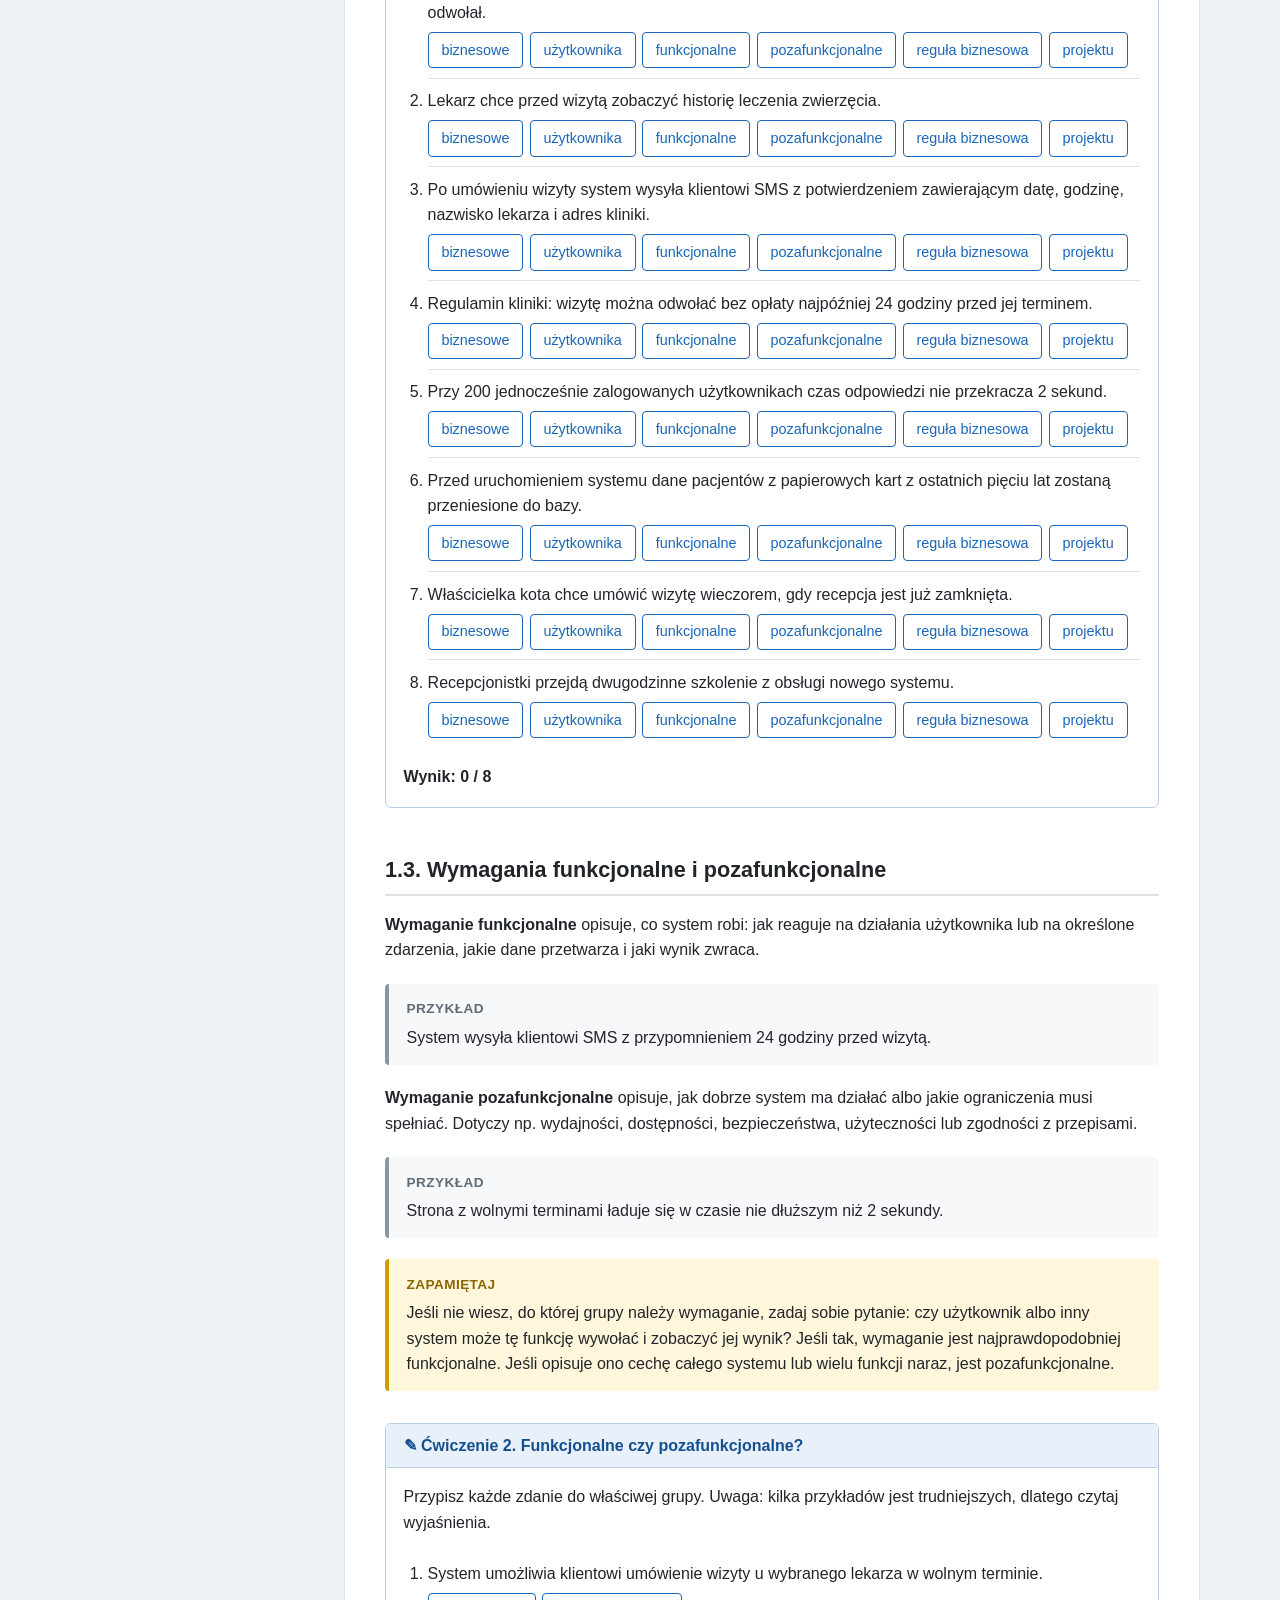
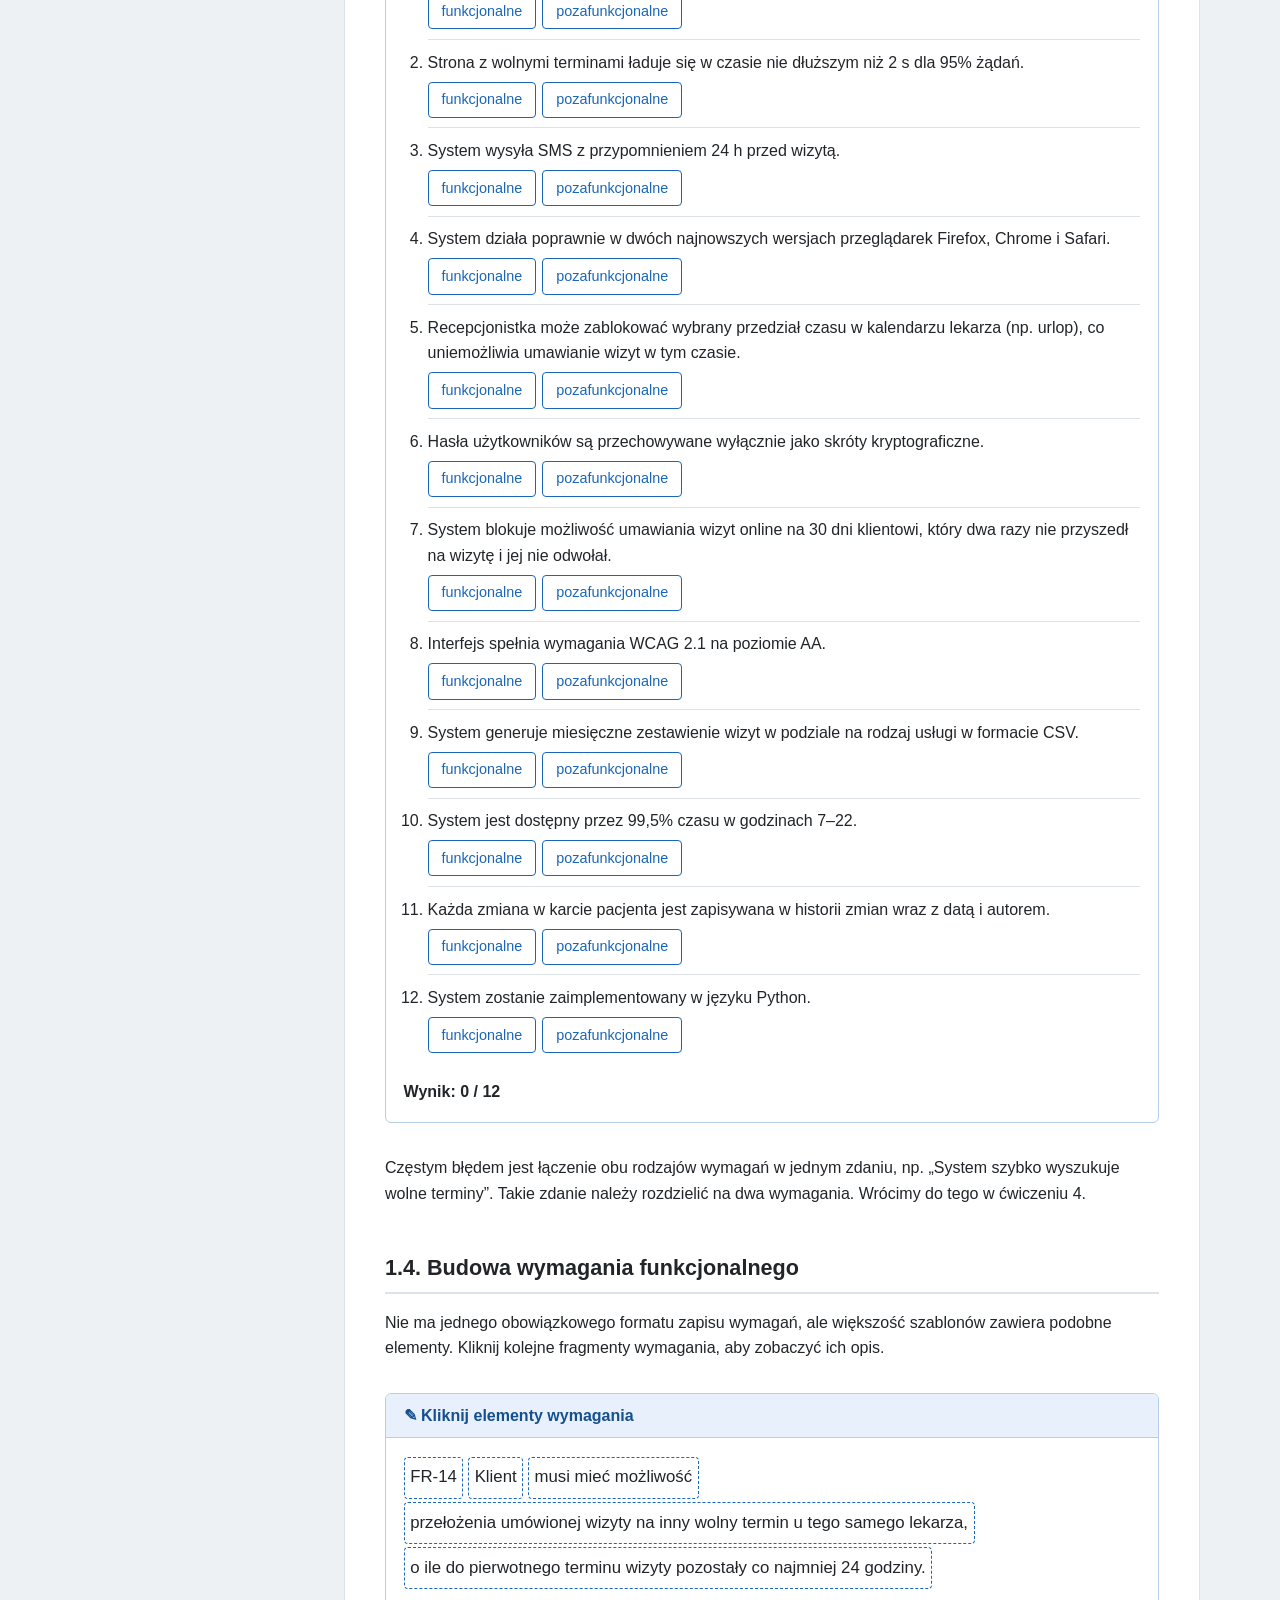
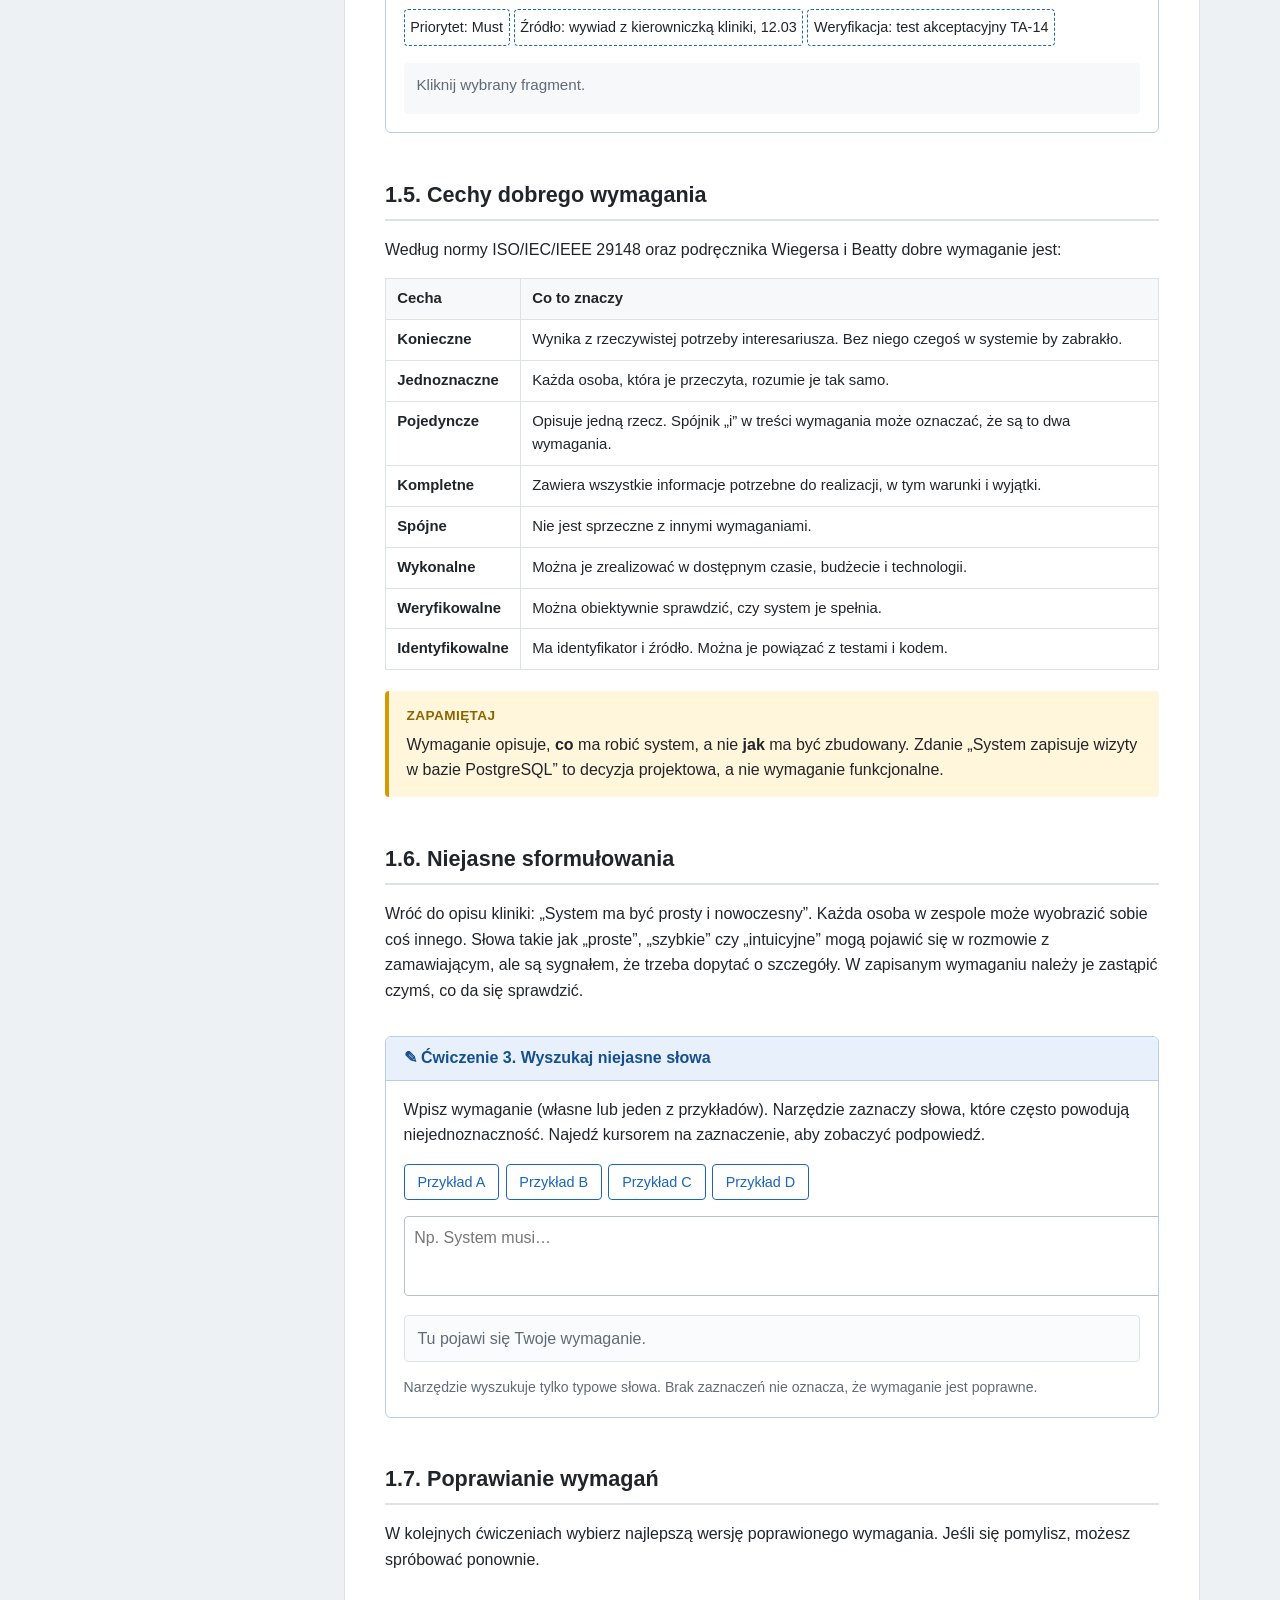
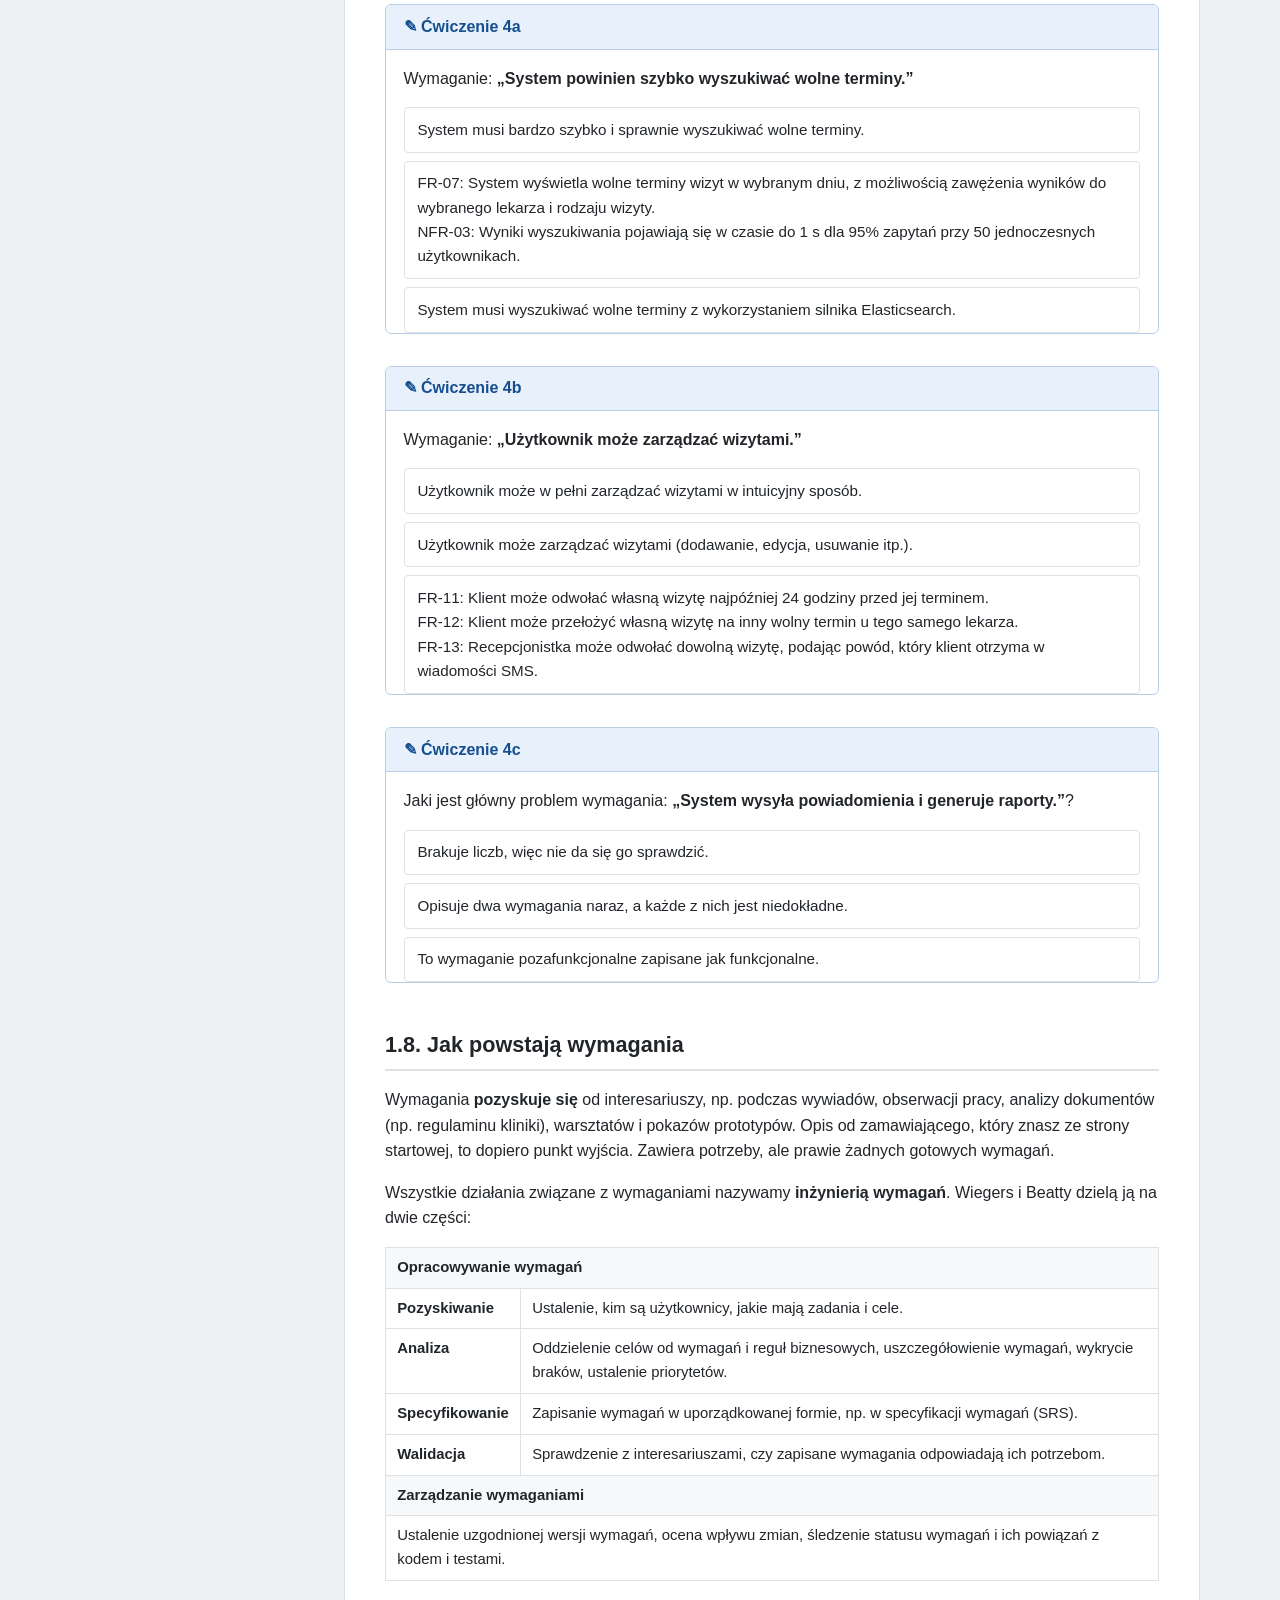
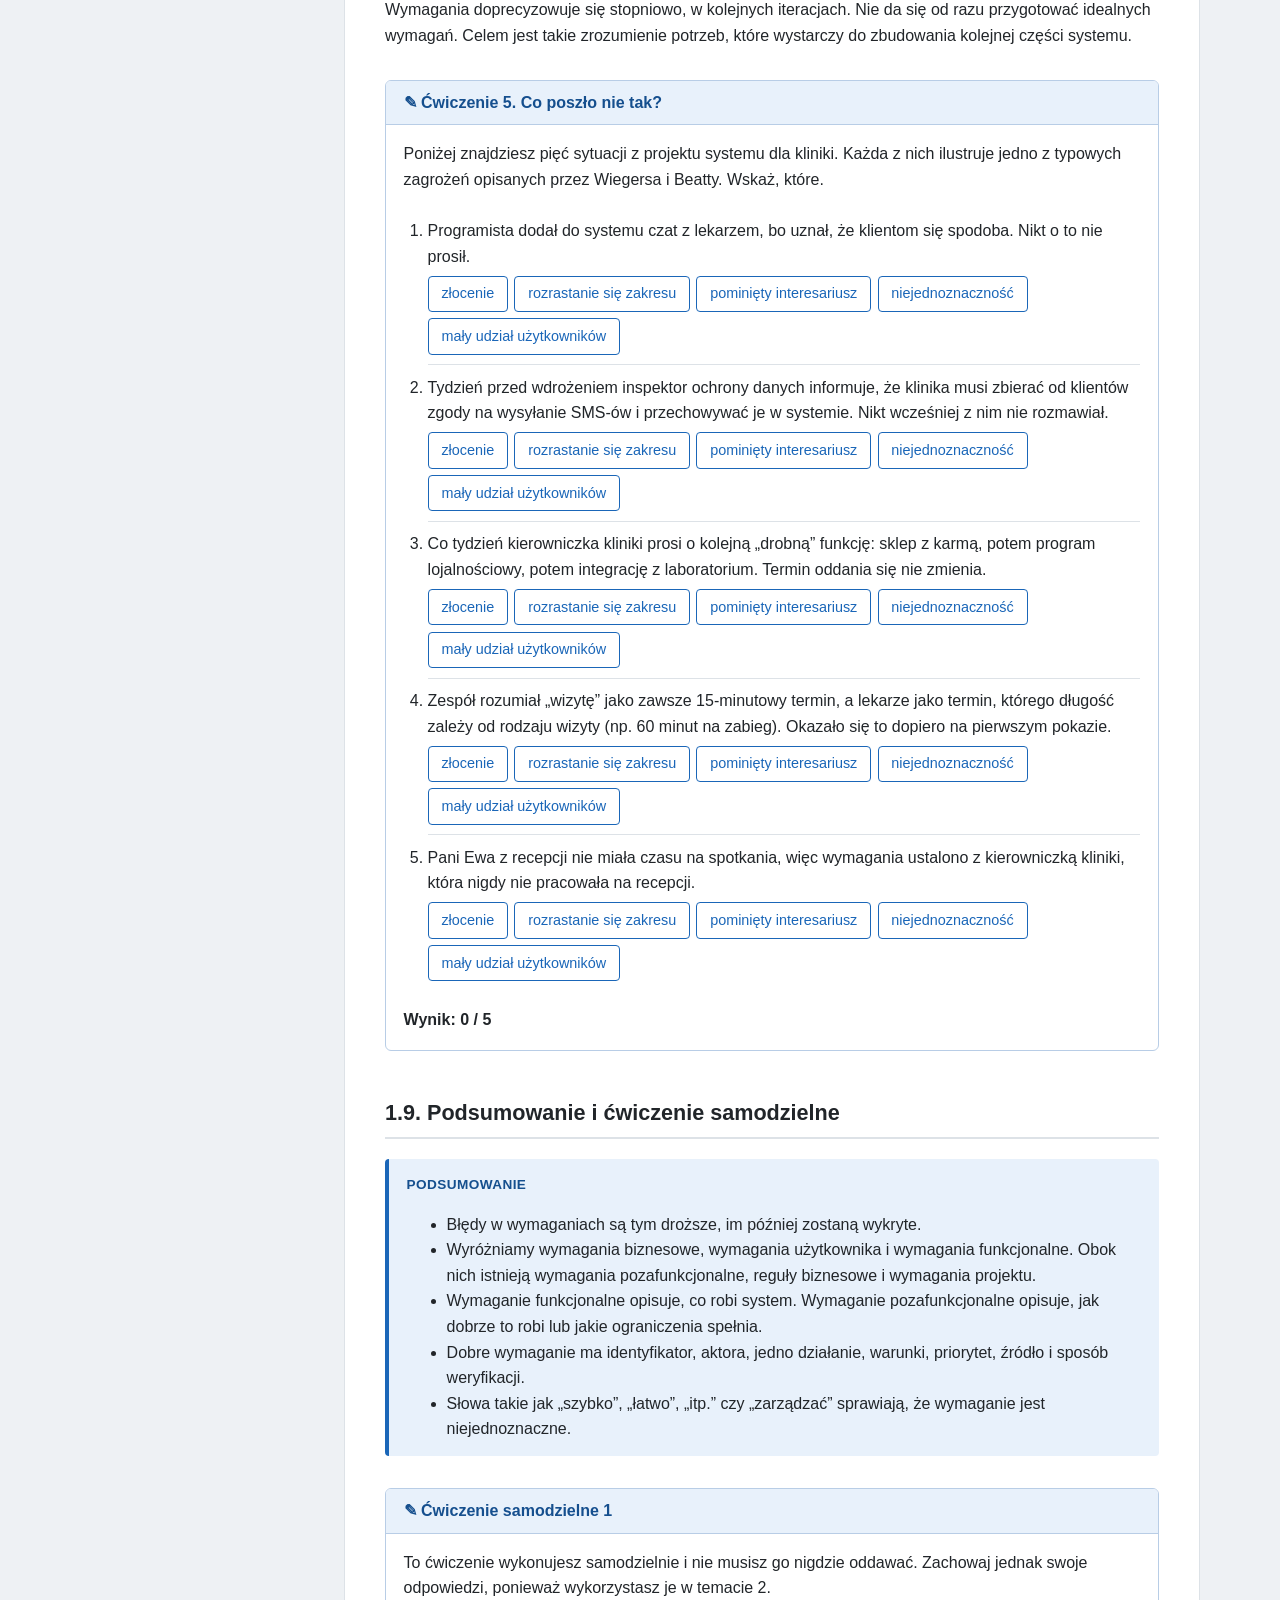
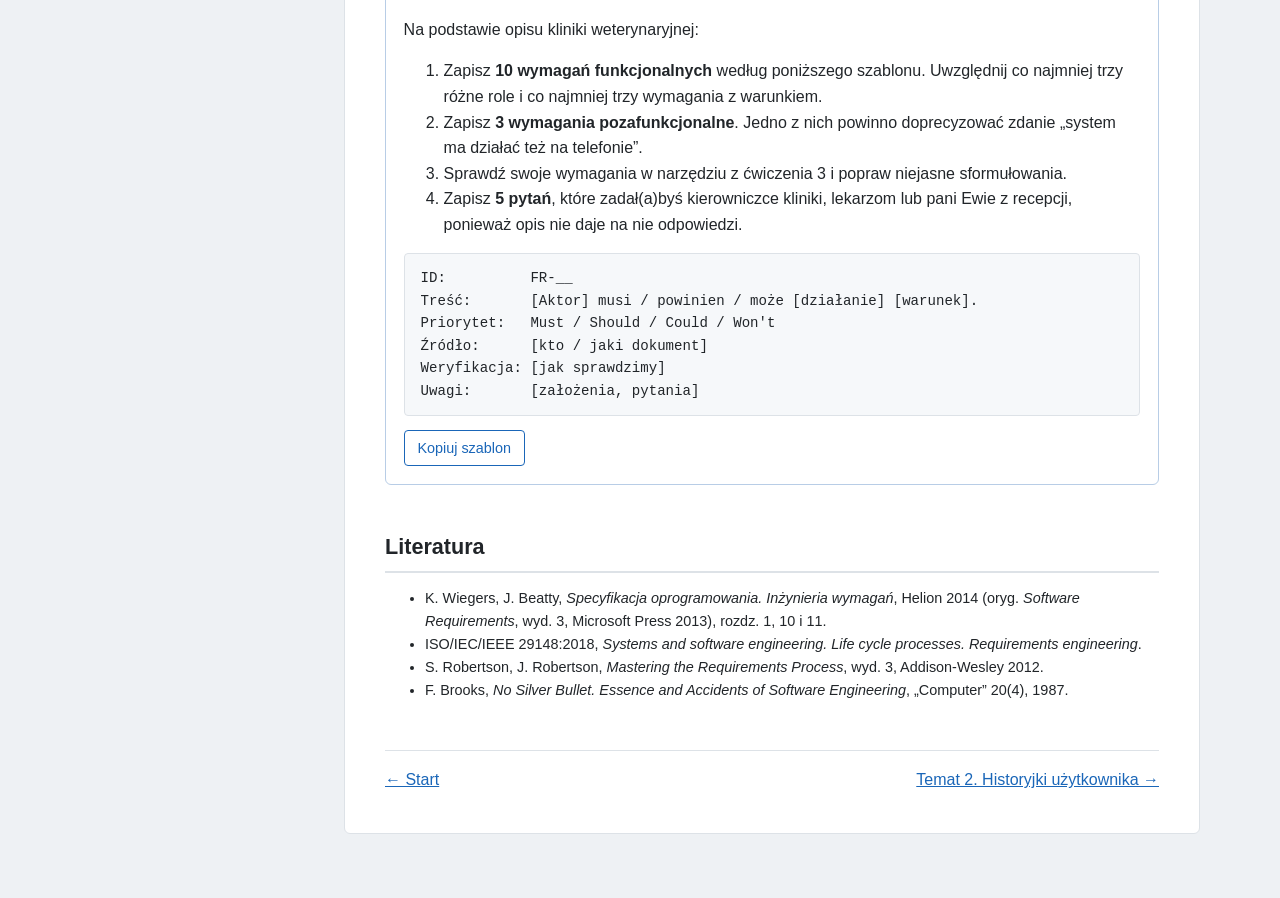
<file: wymagania.html>
<!doctype html>
<html lang="pl">
<head>
<meta charset="utf-8">
<meta name="viewport" content="width=device-width, initial-scale=1">
<title>Temat 1. Wymagania funkcjonalne</title>
<link rel="stylesheet" href="style.css">
</head>
<body>
<header class="top"><div class="inner">
  <div class="course">Architektura systemów informacyjnych<small>Zajęcia asynchroniczne</small></div>
  <nav><a href="index.html">Start</a><a href="wymagania.html" aria-current="page">Temat 1. Wymagania funkcjonalne</a><a href="historyjki.html">Temat 2. Historyjki użytkownika</a></nav>
</div></header>
<div class="wrap">
<aside class="toc"><b>W tym temacie</b><ol></ol></aside>
<main>
  <p class="crumbs">Start › Temat 1</p>
  <h1>Temat 1. Wymagania funkcjonalne</h1>
  <div class="info"><span>Czas: ok. 90 minut</span><span>Ćwiczenia: 5 + ćwiczenie samodzielne</span></div>

  <div class="box">
    <span class="label">Cele tematu</span>
    <p>Po zakończeniu tego tematu będziesz umieć:</p>
    <ul>
      <li>wyjaśnić, dlaczego błędy w wymaganiach są szczególnie kosztowne,</li>
      <li>rozróżnić wymagania biznesowe, wymagania użytkownika i wymagania funkcjonalne,</li>
      <li>odróżnić wymaganie funkcjonalne od pozafunkcjonalnego,</li>
      <li>zapisać wymaganie funkcjonalne według szablonu,</li>
      <li>rozpoznać i poprawić niejednoznaczne wymaganie.</li>
    </ul>
  </div>

  <h2>1.1. Dlaczego wymagania są ważne?</h2>
  <p>Zacznijmy od przykładu, który podają Wiegers i Beatty w swoim podręczniku. Pracownica działu kadr dzwoni do programisty, który przygotował system kadrowy. Jedna z pracownic zmieniła nazwisko, ale system nie pozwala wprowadzić tej zmiany. Okazuje się, że w systemie nazwisko można zmienić tylko razem ze zmianą stanu cywilnego. Programista nie wiedział, że nazwisko można zmienić z innego powodu. Dział kadr uważał to za oczywiste i nikomu o tym nie powiedział. Tymczasem zbliża się termin wypłaty.</p>
  <p>W tej sytuacji kod działał poprawnie, czyli dokładnie tak, jak go zaprojektowano. Problem polegał na tym, że nikt nie ustalił i nie zapisał, jak system ma działać.</p>

  <div class="box remember">
    <span class="label">Warto wiedzieć</span>
    <ul>
      <li>Błędy popełnione przy definiowaniu wymagań odpowiadają za 40–50% wszystkich usterek w oprogramowaniu (Davis, 2005).</li>
      <li>Poprawianie wykonanej już pracy pochłania często 30–50% całkowitego kosztu projektu (Shull i in., 2002).</li>
      <li>Frederick Brooks (1987) uznał, że najtrudniejszą częścią budowy systemu jest precyzyjne ustalenie, co należy zbudować.</li>
    </ul>
  </div>

  <p>Im później wykryjemy błąd w wymaganiach, tym więcej elementów systemu zostało już na nim zbudowanych i tym droższa jest jego poprawa. Sprawdź to w krótkiej symulacji.</p>

  <div class="ex cost">
    <span class="tag">Symulacja: koszt naprawy błędu</span>
    <p>Wyobraź sobie błąd w wymaganiu, np. „nazwisko można zmienić tylko przy zmianie stanu cywilnego”. Wybierz moment, w którym ten błąd został wykryty. Koszt podano w skali umownej (za: Boehm, 1981), gdzie poprawka na etapie wymagań kosztuje 1.</p>
    <p style="display:flex;flex-wrap:wrap;gap:.4rem">
      <button type="button" data-x="1" data-t="Wystarczy poprawić jedno zdanie w dokumentacji.">Podczas przeglądu wymagań</button>
      <button type="button" data-x="3" data-t="Trzeba poprawić wymaganie oraz projekt oparty na tym wymaganiu, np. model danych i ekrany.">Podczas projektowania</button>
      <button type="button" data-x="10" data-t="Trzeba poprawić wymaganie, projekt, kod i testy.">Podczas programowania</button>
      <button type="button" data-x="30" data-t="Dochodzi ponowne testowanie, przesunięcie terminu i dodatkowe rozmowy z zamawiającym.">Podczas testów akceptacyjnych</button>
      <button type="button" data-x="100" data-t="Dochodzi poprawianie danych, obsługa zgłoszeń, ponowne wdrożenie, a także skutki dla użytkowników (np. opóźniona wypłata).">Po wdrożeniu systemu</button>
    </p>
    <div class="bar"><span></span></div>
    <p class="note muted">Wybierz jedną z opcji powyżej.</p>
  </div>

  <div class="ex check">
    <span class="tag">Autodiagnoza</span>
    <p>Pomyśl o ostatnim projekcie, w którym brałeś(-aś) udział. Może to być projekt studencki lub zespołowy. Zaznacz sytuacje, które się w nim zdarzyły.</p>
    <label><input type="checkbox"> Nie było jasne, po co właściwie powstaje system.</label>
    <label><input type="checkbox"> Osoba, dla której robiliśmy projekt, nie miała dla nas czasu.</label>
    <label><input type="checkbox"> Wszystko było „najważniejsze”, więc niczego nie dało się odłożyć.</label>
    <label><input type="checkbox"> Podczas programowania trzeba było zgadywać, jak coś ma działać.</label>
    <label><input type="checkbox"> Rozmawialiśmy głównie o wyglądzie ekranów, a mniej o tym, co użytkownik ma osiągnąć.</label>
    <label><input type="checkbox"> Zakres prac się zwiększał, a termin pozostawał bez zmian.</label>
    <label><input type="checkbox"> Zrobiliśmy funkcję, z której nikt potem nie korzystał.</label>
    <label><input type="checkbox"> Zrobiliśmy wszystko zgodnie z ustaleniami, a zamawiający i tak nie był zadowolony.</label>
    <p class="score">Zaznaczono: 0 / 8</p>
  </div>

  <h2>1.2. Poziomy i rodzaje wymagań</h2>
  <p>Słowo „wymaganie” bywa rozumiane bardzo różnie. Dla kierowniczki kliniki może oznaczać cel, dla klienta potrzebę, a dla programisty opis funkcji. W tym kursie korzystamy z definicji Sommerville’a i Sawyera (1997): wymagania określają, co należy zaimplementować. Opisują zachowanie systemu albo jego właściwości i mogą też nakładać ograniczenia na sposób jego tworzenia.</p>
  <p>Wiegers i Beatty wyróżniają trzy poziomy wymagań:</p>

  <ol class="levels">
    <li><b>Wymagania biznesowe</b> odpowiadają na pytanie: <i>dlaczego</i> organizacja potrzebuje systemu? Opisują cel organizacji.<br><small>Przykład: zmniejszyć liczbę telefonów na recepcję i liczbę wizyt, na które klienci nie przychodzą.</small></li>
    <li><b>Wymagania użytkownika</b> odpowiadają na pytanie: <i>co</i> użytkownik ma osiągnąć za pomocą systemu? Opisują zadania, które dana grupa użytkowników musi móc wykonać. Można je zapisać m.in. jako przypadki użycia albo historyjki użytkownika (temat 2).<br><small>Przykład: właściciel psa chce sprawdzić, czy w sobotę jest wolny termin u wybranego lekarza.</small></li>
    <li><b>Wymagania funkcjonalne</b> odpowiadają na pytanie: <i>co robi system</i>? Opisują zachowanie systemu w określonych warunkach.<br><small>Przykład: system wyświetla wolne terminy wybranego lekarza w wybranym dniu.</small></li>
  </ol>

  <p>Oprócz tych trzech poziomów spotkasz też inne rodzaje informacji:</p>
  <dl class="terms">
    <dt>Wymagania pozafunkcjonalne</dt>
    <dd>Opisują cechy jakościowe systemu (np. wydajność, bezpieczeństwo, dostępność), interfejsy z innymi systemami (np. wysyłanie SMS-ów przez bramkę operatora) oraz ograniczenia (np. narzucona technologia, przepisy prawa).</dd>
    <dt>Reguły biznesowe</dt>
    <dd>Regulaminy, przepisy, zasady i sposoby obliczeń obowiązujące w organizacji. Same nie są wymaganiami wobec systemu, bo istnieją niezależnie od niego. Są jednak źródłem wielu wymagań funkcjonalnych.</dd>
    <dt>Wymagania projektu</dt>
    <dd>Wszystko, co trzeba zrobić, aby projekt się udał, ale co nie jest częścią oprogramowania, np. szkolenia, przeniesienie danych ze starego systemu, zakup sprzętu.</dd>
  </dl>

  <div class="box remember">
    <span class="label">Zapamiętaj</span>
    Każde nowe wymaganie warto sprawdzić pytaniem: czy pomaga osiągnąć cel biznesowy? Jeśli nie, nie powinno trafić do bieżącej wersji systemu, nawet jeśli wydaje się dobrym pomysłem.
  </div>

  <div class="ex">
    <span class="tag">Ćwiczenie 1. Rozpoznaj rodzaj wymagania</span>
    <p>Poniższe zdania pochodzą z notatek analityka pracującego nad systemem dla kliniki. Określ, do jakiego rodzaju informacji należy każde z nich.</p>
    <ol class="sort" data-opts="B:biznesowe|U:użytkownika|F:funkcjonalne|N:pozafunkcjonalne|R:reguła biznesowa|P:projektu">
      <li data-a="B" data-why="To cel organizacji, określony liczbą i terminem. Nie opisuje jeszcze, co ma robić system.">W ciągu roku od wdrożenia zmniejszyć o 30% liczbę wizyt, na które klient nie przyszedł i ich nie odwołał.</li>
      <li data-a="U" data-why="To zadanie, które chce wykonać konkretna grupa użytkowników. Nie wiadomo jeszcze, w jaki sposób system to umożliwi.">Lekarz chce przed wizytą zobaczyć historię leczenia zwierzęcia.</li>
      <li data-a="F" data-why="To konkretne zachowanie systemu w określonej sytuacji.">Po umówieniu wizyty system wysyła klientowi SMS z potwierdzeniem zawierającym datę, godzinę, nazwisko lekarza i adres kliniki.</li>
      <li data-a="R" data-why="To zasada kliniki, która obowiązuje także bez systemu. Wynikają z niej wymagania funkcjonalne, np. „system nie pozwala odwołać wizyty online później niż 24 godziny przed jej terminem”.">Regulamin kliniki: wizytę można odwołać bez opłaty najpóźniej 24 godziny przed jej terminem.</li>
      <li data-a="N" data-why="To wymaganie dotyczące wydajności. Odnosi się do całego systemu, a nie do jednej funkcji.">Przy 200 jednocześnie zalogowanych użytkownikach czas odpowiedzi nie przekracza 2 sekund.</li>
      <li data-a="P" data-why="Przeniesienie danych trzeba wykonać, aby wdrożenie się udało, ale nie jest to funkcja systemu.">Przed uruchomieniem systemu dane pacjentów z papierowych kart z ostatnich pięciu lat zostaną przeniesione do bazy.</li>
      <li data-a="U" data-why="To cel użytkownika opisany jego słowami. Analityk wyprowadzi z niego wymagania funkcjonalne, np. wyświetlanie wolnych terminów i umawianie wizyty online.">Właścicielka kota chce umówić wizytę wieczorem, gdy recepcja jest już zamknięta.</li>
      <li data-a="P" data-why="Szkolenie jest potrzebne w projekcie, ale nie jest cechą oprogramowania.">Recepcjonistki przejdą dwugodzinne szkolenie z obsługi nowego systemu.</li>
    </ol>
  </div>

  <h2>1.3. Wymagania funkcjonalne i pozafunkcjonalne</h2>
  <p><b>Wymaganie funkcjonalne</b> opisuje, co system robi: jak reaguje na działania użytkownika lub na określone zdarzenia, jakie dane przetwarza i jaki wynik zwraca.</p>
  <div class="box example">
    <span class="label">Przykład</span>
    System wysyła klientowi SMS z przypomnieniem 24 godziny przed wizytą.
  </div>
  <p><b>Wymaganie pozafunkcjonalne</b> opisuje, jak dobrze system ma działać albo jakie ograniczenia musi spełniać. Dotyczy np. wydajności, dostępności, bezpieczeństwa, użyteczności lub zgodności z przepisami.</p>
  <div class="box example">
    <span class="label">Przykład</span>
    Strona z wolnymi terminami ładuje się w czasie nie dłuższym niż 2 sekundy.
  </div>

  <div class="box remember">
    <span class="label">Zapamiętaj</span>
    Jeśli nie wiesz, do której grupy należy wymaganie, zadaj sobie pytanie: czy użytkownik albo inny system może tę funkcję wywołać i zobaczyć jej wynik? Jeśli tak, wymaganie jest najprawdopodobniej funkcjonalne. Jeśli opisuje ono cechę całego systemu lub wielu funkcji naraz, jest pozafunkcjonalne.
  </div>

  <div class="ex">
    <span class="tag">Ćwiczenie 2. Funkcjonalne czy pozafunkcjonalne?</span>
    <p>Przypisz każde zdanie do właściwej grupy. Uwaga: kilka przykładów jest trudniejszych, dlatego czytaj wyjaśnienia.</p>
    <ol class="sort" data-opts="F:funkcjonalne|N:pozafunkcjonalne">
      <li data-a="F" data-why="Opisuje konkretną czynność użytkownika i jej wynik.">System umożliwia klientowi umówienie wizyty u wybranego lekarza w wolnym terminie.</li>
      <li data-a="N" data-why="Dotyczy wydajności, czyli tego, jak szybko działa funkcja, a nie tego, co robi.">Strona z wolnymi terminami ładuje się w czasie nie dłuższym niż 2 s dla 95% żądań.</li>
      <li data-a="F" data-why="Opisuje reakcję systemu na zdarzenie (zbliżający się termin wizyty).">System wysyła SMS z przypomnieniem 24 h przed wizytą.</li>
      <li data-a="N" data-why="Dotyczy zgodności z przeglądarkami, czyli cechy całego systemu.">System działa poprawnie w dwóch najnowszych wersjach przeglądarek Firefox, Chrome i Safari.</li>
      <li data-a="F" data-why="Opisuje czynność recepcjonistki i jej skutek w systemie.">Recepcjonistka może zablokować wybrany przedział czasu w kalendarzu lekarza (np. urlop), co uniemożliwia umawianie wizyt w tym czasie.</li>
      <li data-a="N" data-why="Dotyczy bezpieczeństwa. Użytkownik nie wywołuje tej funkcji, to sposób przechowywania danych.">Hasła użytkowników są przechowywane wyłącznie jako skróty kryptograficzne.</li>
      <li data-a="F" data-why="Sama zasada pochodzi z regulaminu kliniki (reguła biznesowa), ale opisane zachowanie systemu jest wymaganiem funkcjonalnym.">System blokuje możliwość umawiania wizyt online na 30 dni klientowi, który dwa razy nie przyszedł na wizytę i jej nie odwołał.</li>
      <li data-a="N" data-why="Dotyczy dostępności interfejsu dla osób z niepełnosprawnościami.">Interfejs spełnia wymagania WCAG 2.1 na poziomie AA.</li>
      <li data-a="F" data-why="Opisuje konkretny wynik działania systemu: raport o określonym zakresie i formacie.">System generuje miesięczne zestawienie wizyt w podziale na rodzaj usługi w formacie CSV.</li>
      <li data-a="N" data-why="Dotyczy niezawodności systemu.">System jest dostępny przez 99,5% czasu w godzinach 7–22.</li>
      <li data-a="F" data-why="To trudniejszy przypadek. Brzmi jak wymaganie dotyczące bezpieczeństwa, ale opisuje zachowanie systemu: zapisanie określonych danych, które ktoś później przegląda.">Każda zmiana w karcie pacjenta jest zapisywana w historii zmian wraz z datą i autorem.</li>
      <li data-a="N" data-why="To ograniczenie dotyczące technologii. Nie opisuje, co robi system.">System zostanie zaimplementowany w języku Python.</li>
    </ol>
  </div>

  <p>Częstym błędem jest łączenie obu rodzajów wymagań w jednym zdaniu, np. „System szybko wyszukuje wolne terminy”. Takie zdanie należy rozdzielić na dwa wymagania. Wrócimy do tego w ćwiczeniu 4.</p>

  <h2>1.4. Budowa wymagania funkcjonalnego</h2>
  <p>Nie ma jednego obowiązkowego formatu zapisu wymagań, ale większość szablonów zawiera podobne elementy. Kliknij kolejne fragmenty wymagania, aby zobaczyć ich opis.</p>

  <div class="ex anat-box">
    <span class="tag">Kliknij elementy wymagania</span>
    <p class="anat">
      <button data-note="<b>Identyfikator.</b> Unikalny numer, który się nie zmienia. Pozwala powiązać wymaganie z historyjką, testem lub fragmentem kodu.">FR-14</button>
      <button data-note="<b>Aktor.</b> Osoba lub system, który wykonuje działanie. Określenie „użytkownik” jest zwykle zbyt ogólne, bo różne grupy użytkowników mają różne uprawnienia.">Klient</button>
      <button data-note="<b>Czasownik modalny.</b> Określa, jak ważne jest wymaganie: <i>musi</i> oznacza wymaganie obowiązkowe, <i>powinien</i> zalecane, a <i>może</i> opcjonalne. W całym dokumencie należy stosować te słowa w ten sam sposób.">musi mieć możliwość</button>
      <button data-note="<b>Działanie i jego parametry.</b> Jedna konkretna czynność. Jeśli to możliwe, podaj liczby.">przełożenia umówionej wizyty na inny wolny termin u tego samego lekarza,</button>
      <button data-note="<b>Warunek.</b> Określa, kiedy działanie jest dozwolone. W warunkach często kryją się reguły biznesowe. Zawsze zapytaj też: co się dzieje, jeśli warunek nie jest spełniony?">o ile do pierwotnego terminu wizyty pozostały co najmniej 24 godziny.</button>
    </p>
    <p class="anat" style="font-size:.9rem">
      <button data-note="<b>Priorytet.</b> Często określa się go metodą MoSCoW: <i>Must</i> (musi być), <i>Should</i> (powinno być), <i>Could</i> (może być), <i>Won’t</i> (nie w tej wersji).">Priorytet: Must</button>
      <button data-note="<b>Źródło.</b> Skąd pochodzi wymaganie: od kogo, z jakiego dokumentu lub spotkania. Dzięki temu wiadomo, kogo zapytać w razie wątpliwości.">Źródło: wywiad z kierowniczką kliniki, 12.03</button>
      <button data-note="<b>Sposób weryfikacji.</b> Jak sprawdzimy, że wymaganie zostało spełnione, np. test, demonstracja, inspekcja. Jeśli nie potrafisz tego określić, wymaganie jest prawdopodobnie niejasne.">Weryfikacja: test akceptacyjny TA-14</button>
    </p>
    <p class="note muted">Kliknij wybrany fragment.</p>
  </div>

  <h2>1.5. Cechy dobrego wymagania</h2>
  <p>Według normy ISO/IEC/IEEE 29148 oraz podręcznika Wiegersa i Beatty dobre wymaganie jest:</p>
  <table>
    <tr><th>Cecha</th><th>Co to znaczy</th></tr>
    <tr><td><b>Konieczne</b></td><td>Wynika z rzeczywistej potrzeby interesariusza. Bez niego czegoś w systemie by zabrakło.</td></tr>
    <tr><td><b>Jednoznaczne</b></td><td>Każda osoba, która je przeczyta, rozumie je tak samo.</td></tr>
    <tr><td><b>Pojedyncze</b></td><td>Opisuje jedną rzecz. Spójnik „i” w treści wymagania może oznaczać, że są to dwa wymagania.</td></tr>
    <tr><td><b>Kompletne</b></td><td>Zawiera wszystkie informacje potrzebne do realizacji, w tym warunki i wyjątki.</td></tr>
    <tr><td><b>Spójne</b></td><td>Nie jest sprzeczne z innymi wymaganiami.</td></tr>
    <tr><td><b>Wykonalne</b></td><td>Można je zrealizować w dostępnym czasie, budżecie i technologii.</td></tr>
    <tr><td><b>Weryfikowalne</b></td><td>Można obiektywnie sprawdzić, czy system je spełnia.</td></tr>
    <tr><td><b>Identyfikowalne</b></td><td>Ma identyfikator i źródło. Można je powiązać z testami i kodem.</td></tr>
  </table>
  <div class="box remember">
    <span class="label">Zapamiętaj</span>
    Wymaganie opisuje, <b>co</b> ma robić system, a nie <b>jak</b> ma być zbudowany. Zdanie „System zapisuje wizyty w bazie PostgreSQL” to decyzja projektowa, a nie wymaganie funkcjonalne.
  </div>

  <h2>1.6. Niejasne sformułowania</h2>
  <p>Wróć do opisu kliniki: „System ma być prosty i nowoczesny”. Każda osoba w zespole może wyobrazić sobie coś innego. Słowa takie jak „proste”, „szybkie” czy „intuicyjne” mogą pojawić się w rozmowie z zamawiającym, ale są sygnałem, że trzeba dopytać o szczegóły. W zapisanym wymaganiu należy je zastąpić czymś, co da się sprawdzić.</p>

  <div class="ex detector">
    <span class="tag">Ćwiczenie 3. Wyszukaj niejasne słowa</span>
    <p>Wpisz wymaganie (własne lub jeden z przykładów). Narzędzie zaznaczy słowa, które często powodują niejednoznaczność. Najedź kursorem na zaznaczenie, aby zobaczyć podpowiedź.</p>
    <p style="display:flex;flex-wrap:wrap;gap:.4rem">
      <button type="button" data-sample="System powinien szybko i intuicyjnie wyszukiwać wolne terminy.">Przykład A</button>
      <button type="button" data-sample="Recepcjonistka może zarządzać wizytami (dodawanie, edycja, usuwanie itp.), jeśli to możliwe także z telefonu.">Przykład B</button>
      <button type="button" data-sample="Zazwyczaj system wysyła odpowiednie powiadomienia do wszystkich zainteresowanych osób.">Przykład C</button>
      <button type="button" data-sample="FR-09: System wysyła klientowi SMS 24 godziny przed terminem każdej umówionej wizyty.">Przykład D</button>
    </p>
    <textarea aria-label="Treść wymagania" placeholder="Np. System musi…"></textarea>
    <div class="hl" aria-live="polite"></div>
    <ul class="hits"></ul>
    <p class="muted" style="font-size:.88rem">Narzędzie wyszukuje tylko typowe słowa. Brak zaznaczeń nie oznacza, że wymaganie jest poprawne.</p>
  </div>

  <h2>1.7. Poprawianie wymagań</h2>
  <p>W kolejnych ćwiczeniach wybierz najlepszą wersję poprawionego wymagania. Jeśli się pomylisz, możesz spróbować ponownie.</p>

  <div class="ex mc">
    <span class="tag">Ćwiczenie 4a</span>
    <p>Wymaganie: <b>„System powinien szybko wyszukiwać wolne terminy.”</b></p>
    <div class="choices">
      <button data-why="Słowa „bardzo szybko” nadal nie określają czasu, a „sprawnie” to kolejne niejasne słowo.">System musi bardzo szybko i sprawnie wyszukiwać wolne terminy.</button>
      <button data-ok data-why="Pierwotne zdanie łączyło dwa wymagania: funkcjonalne (co jest wyszukiwane) i pozafunkcjonalne (w jakim czasie). Po rozdzieleniu oba można sprawdzić.">FR-07: System wyświetla wolne terminy wizyt w wybranym dniu, z możliwością zawężenia wyników do wybranego lekarza i rodzaju wizyty.<br>NFR-03: Wyniki wyszukiwania pojawiają się w czasie do 1 s dla 95% zapytań przy 50 jednoczesnych użytkownikach.</button>
      <button data-why="To decyzja projektowa, a nie wymaganie. Nadal nie wiadomo, według jakich kryteriów wyszukujemy terminy ani jak szybko ma to działać.">System musi wyszukiwać wolne terminy z wykorzystaniem silnika Elasticsearch.</button>
    </div>
  </div>

  <div class="ex mc">
    <span class="tag">Ćwiczenie 4b</span>
    <p>Wymaganie: <b>„Użytkownik może zarządzać wizytami.”</b></p>
    <div class="choices">
      <button data-why="Dodano niejasne słowa „w pełni” i „intuicyjny”, a ogólne słowo „zarządzać” pozostało.">Użytkownik może w pełni zarządzać wizytami w intuicyjny sposób.</button>
      <button data-why="To lepsza wersja, ale „itp.” oznacza otwartą listę, a „edycja” nie mówi, co można zmienić. Rola nadal jest zbyt ogólna.">Użytkownik może zarządzać wizytami (dodawanie, edycja, usuwanie itp.).</button>
      <button data-ok data-why="Każde wymaganie ma konkretną rolę, jedną czynność i warunek. Przy takim rozpisaniu pojawiają się też pytania do zamawiającego, np. co się dzieje, gdy klient chce odwołać wizytę później niż 24 godziny przed jej terminem.">FR-11: Klient może odwołać własną wizytę najpóźniej 24 godziny przed jej terminem.<br>FR-12: Klient może przełożyć własną wizytę na inny wolny termin u tego samego lekarza.<br>FR-13: Recepcjonistka może odwołać dowolną wizytę, podając powód, który klient otrzyma w wiadomości SMS.</button>
    </div>
  </div>

  <div class="ex mc">
    <span class="tag">Ćwiczenie 4c</span>
    <p>Jaki jest główny problem wymagania: <b>„System wysyła powiadomienia i generuje raporty.”</b>?</p>
    <div class="choices">
      <button data-why="To prawda, ale nie jest to główny problem. Nawet po dodaniu szczegółów zdanie nadal opisywałoby dwie różne funkcje.">Brakuje liczb, więc nie da się go sprawdzić.</button>
      <button data-ok data-why="Zdanie zawiera dwie niezależne funkcje. Nie da się ich osobno ocenić, zaplanować ani sprawdzić. Dodatkowo obie są niedookreślone: nie wiadomo, jakie powiadomienia, do kogo i kiedy, ani jakie raporty i dla kogo.">Opisuje dwa wymagania naraz, a każde z nich jest niedokładne.</button>
      <button data-why="Powiadomienia i raporty to funkcje systemu, więc są to wymagania funkcjonalne. Problem leży w sposobie zapisu.">To wymaganie pozafunkcjonalne zapisane jak funkcjonalne.</button>
    </div>
  </div>

  <h2>1.8. Jak powstają wymagania</h2>
  <p>Wymagania <b>pozyskuje się</b> od interesariuszy, np. podczas wywiadów, obserwacji pracy, analizy dokumentów (np. regulaminu kliniki), warsztatów i pokazów prototypów. Opis od zamawiającego, który znasz ze strony startowej, to dopiero punkt wyjścia. Zawiera potrzeby, ale prawie żadnych gotowych wymagań.</p>
  <p>Wszystkie działania związane z wymaganiami nazywamy <b>inżynierią wymagań</b>. Wiegers i Beatty dzielą ją na dwie części:</p>
  <table>
    <tr><th colspan="2">Opracowywanie wymagań</th></tr>
    <tr><td><b>Pozyskiwanie</b></td><td>Ustalenie, kim są użytkownicy, jakie mają zadania i cele.</td></tr>
    <tr><td><b>Analiza</b></td><td>Oddzielenie celów od wymagań i reguł biznesowych, uszczegółowienie wymagań, wykrycie braków, ustalenie priorytetów.</td></tr>
    <tr><td><b>Specyfikowanie</b></td><td>Zapisanie wymagań w uporządkowanej formie, np. w specyfikacji wymagań (SRS).</td></tr>
    <tr><td><b>Walidacja</b></td><td>Sprawdzenie z interesariuszami, czy zapisane wymagania odpowiadają ich potrzebom.</td></tr>
    <tr><th colspan="2">Zarządzanie wymaganiami</th></tr>
    <tr><td colspan="2">Ustalenie uzgodnionej wersji wymagań, ocena wpływu zmian, śledzenie statusu wymagań i ich powiązań z kodem i testami.</td></tr>
  </table>
  <p>Wymagania doprecyzowuje się stopniowo, w kolejnych iteracjach. Nie da się od razu przygotować idealnych wymagań. Celem jest takie zrozumienie potrzeb, które wystarczy do zbudowania kolejnej części systemu.</p>

  <div class="ex">
    <span class="tag">Ćwiczenie 5. Co poszło nie tak?</span>
    <p>Poniżej znajdziesz pięć sytuacji z projektu systemu dla kliniki. Każda z nich ilustruje jedno z typowych zagrożeń opisanych przez Wiegersa i Beatty. Wskaż, które.</p>
    <ol class="sort" data-opts="Z:złocenie|P:rozrastanie się zakresu|I:pominięty interesariusz|J:niejednoznaczność|U:mały udział użytkowników">
      <li data-a="Z" data-why="To złocenie (ang. gold plating): dodanie funkcji, o którą nikt nie prosił, bo „na pewno się spodoba”. Zabiera czas potrzebny na zamówione funkcje.">Programista dodał do systemu czat z lekarzem, bo uznał, że klientom się spodoba. Nikt o to nie prosił.</li>
      <li data-a="I" data-why="Inspektor ochrony danych nie korzysta z systemu, ale ma wobec niego wymagania. Takich interesariuszy łatwo pominąć, a ich wymagania i tak się pojawią, tylko później.">Tydzień przed wdrożeniem inspektor ochrony danych informuje, że klinika musi zbierać od klientów zgody na wysyłanie SMS-ów i przechowywać je w systemie. Nikt wcześniej z nim nie rozmawiał.</li>
      <li data-a="P" data-why="To rozrastanie się zakresu (ang. scope creep). Każda zmiana osobno wydaje się niewielka, ale razem zwiększają zakres pracy, a termin się nie zmienia.">Co tydzień kierowniczka kliniki prosi o kolejną „drobną” funkcję: sklep z karmą, potem program lojalnościowy, potem integrację z laboratorium. Termin oddania się nie zmienia.</li>
      <li data-a="J" data-why="Obie strony inaczej zrozumiały to samo słowo i nikt tego nie zauważył. Pomógłby przykład z konkretnymi danymi (zob. temat 2, kryteria akceptacji).">Zespół rozumiał „wizytę” jako zawsze 15-minutowy termin, a lekarze jako termin, którego długość zależy od rodzaju wizyty (np. 60 minut na zabieg). Okazało się to dopiero na pierwszym pokazie.</li>
      <li data-a="U" data-why="Wymagania ustalono z osobą, która nie wykonuje tej pracy. Mogą wyglądać poprawnie, ale nie odpowiadać rzeczywistym potrzebom.">Pani Ewa z recepcji nie miała czasu na spotkania, więc wymagania ustalono z kierowniczką kliniki, która nigdy nie pracowała na recepcji.</li>
    </ol>
  </div>

  <h2>1.9. Podsumowanie i ćwiczenie samodzielne</h2>
  <div class="box">
    <span class="label">Podsumowanie</span>
    <ul>
      <li>Błędy w wymaganiach są tym droższe, im później zostaną wykryte.</li>
      <li>Wyróżniamy wymagania biznesowe, wymagania użytkownika i wymagania funkcjonalne. Obok nich istnieją wymagania pozafunkcjonalne, reguły biznesowe i wymagania projektu.</li>
      <li>Wymaganie funkcjonalne opisuje, co robi system. Wymaganie pozafunkcjonalne opisuje, jak dobrze to robi lub jakie ograniczenia spełnia.</li>
      <li>Dobre wymaganie ma identyfikator, aktora, jedno działanie, warunki, priorytet, źródło i sposób weryfikacji.</li>
      <li>Słowa takie jak „szybko”, „łatwo”, „itp.” czy „zarządzać” sprawiają, że wymaganie jest niejednoznaczne.</li>
    </ul>
  </div>

  <div class="ex">
    <span class="tag">Ćwiczenie samodzielne 1</span>
    <p>To ćwiczenie wykonujesz samodzielnie i nie musisz go nigdzie oddawać. Zachowaj jednak swoje odpowiedzi, ponieważ wykorzystasz je w temacie 2.</p>
    <p>Na podstawie opisu kliniki weterynaryjnej:</p>
    <ol>
      <li>Zapisz <b>10 wymagań funkcjonalnych</b> według poniższego szablonu. Uwzględnij co najmniej trzy różne role i co najmniej trzy wymagania z warunkiem.</li>
      <li>Zapisz <b>3 wymagania pozafunkcjonalne</b>. Jedno z nich powinno doprecyzować zdanie „system ma działać też na telefonie”.</li>
      <li>Sprawdź swoje wymagania w narzędziu z ćwiczenia 3 i popraw niejasne sformułowania.</li>
      <li>Zapisz <b>5 pytań</b>, które zadał(a)byś kierowniczce kliniki, lekarzom lub pani Ewie z recepcji, ponieważ opis nie daje na nie odpowiedzi.</li>
    </ol>
    <pre id="tpl-fr">ID:          FR-__
Treść:       [Aktor] musi / powinien / może [działanie] [warunek].
Priorytet:   Must / Should / Could / Won't
Źródło:      [kto / jaki dokument]
Weryfikacja: [jak sprawdzimy]
Uwagi:       [założenia, pytania]</pre>
    <button type="button" data-copy="#tpl-fr">Kopiuj szablon</button>
  </div>

  <h2>Literatura</h2>
  <ul class="sources">
    <li>K. Wiegers, J. Beatty, <i>Specyfikacja oprogramowania. Inżynieria wymagań</i>, Helion 2014 (oryg. <i>Software Requirements</i>, wyd. 3, Microsoft Press 2013), rozdz. 1, 10 i 11.</li>
    <li>ISO/IEC/IEEE 29148:2018, <i>Systems and software engineering. Life cycle processes. Requirements engineering</i>.</li>
    <li>S. Robertson, J. Robertson, <i>Mastering the Requirements Process</i>, wyd. 3, Addison-Wesley 2012.</li>
    <li>F. Brooks, <i>No Silver Bullet. Essence and Accidents of Software Engineering</i>, „Computer” 20(4), 1987.</li>
  </ul>

  <div class="next"><a href="index.html">← Start</a><a href="historyjki.html">Temat 2. Historyjki użytkownika →</a></div>
</main>
</div>
<script src="main.js"></script>
</body>
</html>
</file>
<file: style.css>
:root {
  --bg: #eef1f4;
  --panel: #ffffff;
  --text: #212529;
  --muted: #5f6b76;
  --line: #dde2e7;
  --primary: #1a66b8;
  --primary-dark: #154f8e;
  --header: #1d3b5c;
  --ok: #2e7d32;
  --ok-bg: #e8f5e9;
  --err: #c62828;
  --err-bg: #fdecea;
  --note-bg: #e8f1fb;
  --warn-bg: #fff6db;
  --warn: #d49b00;
}

* { box-sizing: border-box; }

body {
  margin: 0;
  background: var(--bg);
  color: var(--text);
  font: 16px/1.6 -apple-system, BlinkMacSystemFont, "Segoe UI", Roboto, "Helvetica Neue", Arial, sans-serif;
}

a { color: var(--primary); }

/* Nagłówek */
.top { background: var(--header); color: #fff; }
.top .inner { max-width: 72rem; margin: 0 auto; padding: .8rem 1rem; display: flex; flex-wrap: wrap; align-items: center; gap: .5rem 2rem; }
.top .course { font-weight: 600; }
.top .course small { display: block; font-weight: 400; color: #c3d2e2; font-size: .8rem; }
.top nav { display: flex; gap: .3rem; margin-left: auto; flex-wrap: wrap; }
.top nav a { color: #fff; text-decoration: none; padding: .35rem .8rem; border-radius: 4px; font-size: .9rem; }
.top nav a:hover { background: rgba(255,255,255,.12); }
.top nav a[aria-current] { background: #fff; color: var(--header); font-weight: 600; }

/* Układ */
.wrap { max-width: 72rem; margin: 0 auto; padding: 1.5rem 1rem 4rem; display: grid; grid-template-columns: 15rem minmax(0, 1fr); gap: 1.5rem; align-items: start; }
.wrap.single { grid-template-columns: minmax(0, 52rem); justify-content: center; }
.toc { position: sticky; top: 1rem; background: var(--panel); border: 1px solid var(--line); border-radius: 6px; padding: 1rem; font-size: .88rem; }
.toc b { display: block; margin-bottom: .5rem; font-size: .8rem; text-transform: uppercase; color: var(--muted); letter-spacing: .03em; }
.toc ol { margin: 0; padding: 0; list-style: none; }
.toc li { margin: .3rem 0; }
.toc a { color: var(--text); text-decoration: none; }
.toc a:hover { color: var(--primary); text-decoration: underline; }

main { background: var(--panel); border: 1px solid var(--line); border-radius: 6px; padding: 2rem 2.5rem 2.5rem; min-width: 0; }

.crumbs { font-size: .85rem; color: var(--muted); margin: 0 0 .5rem; }
h1 { font-size: 1.9rem; line-height: 1.25; margin: 0 0 .5rem; }
h2 { font-size: 1.35rem; margin: 2.8rem 0 .8rem; padding-bottom: .4rem; border-bottom: 2px solid var(--line); scroll-margin-top: 1rem; }
h3 { font-size: 1.1rem; margin: 1.8rem 0 .5rem; }
.lead { font-size: 1.1rem; color: var(--muted); }
.info { display: flex; flex-wrap: wrap; gap: .4rem 1.5rem; font-size: .9rem; color: var(--muted); margin: .8rem 0 1.5rem; }
small, .muted { color: var(--muted); }

code { background: #f1f3f5; padding: .1em .3em; border-radius: 3px; font-size: .88em; }
pre { background: #f6f8fa; border: 1px solid var(--line); border-radius: 4px; padding: .8rem 1rem; overflow-x: auto; font-size: .88rem; white-space: pre-wrap; }

table { border-collapse: collapse; width: 100%; margin: 1rem 0; font-size: .93rem; }
th, td { border: 1px solid var(--line); padding: .5rem .7rem; text-align: left; vertical-align: top; }
th { background: #f6f8fa; }

/* Ramki dydaktyczne */
.box { border-radius: 4px; padding: .9rem 1.1rem; margin: 1.3rem 0; border-left: 4px solid var(--primary); background: var(--note-bg); }
.box > :first-child { margin-top: 0; }
.box > :last-child { margin-bottom: 0; }
.box .label { display: block; font-weight: 700; font-size: .85rem; text-transform: uppercase; letter-spacing: .03em; margin-bottom: .3rem; color: var(--primary-dark); }
.box.remember { background: var(--warn-bg); border-left-color: var(--warn); }
.box.remember .label { color: #8a6500; }
.box.example { background: #f6f8fa; border-left-color: #8a96a3; }
.box.example .label { color: var(--muted); }

dl.terms dt { font-weight: 700; margin-top: .9rem; }
dl.terms dd { margin: .1rem 0 0 0; }

/* Ćwiczenia */
.ex { border: 1px solid #b8cde6; border-radius: 6px; margin: 2rem 0; overflow: hidden; }
.ex > .tag { display: block; background: var(--note-bg); color: var(--primary-dark); font-weight: 700; padding: .55rem 1.1rem; border-bottom: 1px solid #b8cde6; }
.ex > .tag::before { content: "✎ "; }
.ex > :not(.tag) { margin-left: 1.1rem; margin-right: 1.1rem; }
.ex > :last-child { margin-bottom: 1.1rem; }

button {
  font: inherit;
  font-size: .9rem;
  background: #fff;
  color: var(--primary);
  border: 1px solid var(--primary);
  border-radius: 4px;
  padding: .35rem .8rem;
  cursor: pointer;
}
button:hover { background: var(--note-bg); }
button:disabled { cursor: default; opacity: .5; }
button:disabled:hover { background: #fff; }
button.picked-ok { background: var(--ok); border-color: var(--ok); color: #fff; opacity: 1; }
button.picked-bad { background: var(--err); border-color: var(--err); color: #fff; opacity: 1; }

ol.sort { padding-left: 1.5rem; }
ol.sort li { padding: .6rem 0; border-bottom: 1px solid var(--line); }
ol.sort li:last-child { border-bottom: 0; }
ol.sort .opts { display: flex; flex-wrap: wrap; gap: .4rem; margin-top: .4rem; }
.why { font-size: .92rem; margin: .5rem 0 0; padding: .5rem .8rem; border-radius: 4px; background: #f6f8fa; }
.ok > .why, .why.ok { background: var(--ok-bg); }
.bad > .why, .why.bad { background: var(--err-bg); }
.score { font-weight: 600; margin: .8rem 0 0; }

.mc .choices { display: grid; gap: .5rem; }
.mc .choices button { text-align: left; color: var(--text); border-color: var(--line); font-size: .95rem; padding: .6rem .8rem; }
.mc .choices button:hover { border-color: var(--primary); }

.anat { font-size: 1.05rem; line-height: 2.2; }
.anat button { font-size: inherit; color: var(--text); padding: .1rem .35rem; margin: .1rem 0; border: 1px dashed var(--primary); }
.anat button.on { background: var(--primary); color: #fff; border-style: solid; }
.note { min-height: 3.2rem; font-size: .95rem; background: #f6f8fa; padding: .6rem .8rem; border-radius: 4px; }

textarea, input[type=text] {
  width: 100%;
  font: inherit;
  border: 1px solid #b7c0c9;
  border-radius: 4px;
  padding: .5rem .6rem;
  color: var(--text);
}
textarea:focus, input[type=text]:focus { outline: 2px solid var(--primary); outline-offset: -1px; }
textarea { min-height: 5rem; resize: vertical; }
.hl { border: 1px solid var(--line); border-radius: 4px; padding: .6rem .8rem; min-height: 2.6rem; margin: .7rem 0 .3rem; background: #fafbfc; }
mark { background: #ffe08a; padding: 0 .1em; cursor: help; }
ul.hits { font-size: .92rem; padding-left: 1.2rem; }

/* Karta historyjki */
.card { background: #fff; border: 1px solid var(--line); border-top: 4px solid var(--primary); border-radius: 4px; padding: .8rem 1rem; margin: 1rem 0; box-shadow: 0 1px 3px rgba(0,0,0,.08); max-width: 30rem; }
.card .cardhead { display: flex; justify-content: space-between; font-size: .8rem; color: var(--muted); margin-bottom: .4rem; }
.card p { margin: 0; }
.card em { font-style: normal; font-weight: 700; color: var(--primary-dark); }
.cards { display: grid; grid-template-columns: repeat(auto-fill, minmax(16rem, 1fr)); gap: 0 1rem; }

.composer label { display: block; font-weight: 600; font-size: .9rem; margin: .8rem 0 .2rem; }
ul.warn { list-style: none; padding: 0; font-size: .92rem; }
ul.warn li { padding: .45rem .7rem; margin: .4rem 0; border-radius: 4px; background: var(--warn-bg); }
ul.warn li.good { background: var(--ok-bg); }

.order .pool, .order .done { list-style: none; padding: 0; display: grid; gap: .4rem; }
.order .pool button { width: 100%; text-align: left; color: var(--text); border-color: var(--line); }
.order .done li { padding: .35rem .8rem; border-radius: 4px; background: var(--ok-bg); border: 1px solid #b9dcbb; }
.order .done:empty { display: none; }
.shake { animation: shake .3s; border-color: var(--err) !important; color: var(--err) !important; }
@keyframes shake { 25% { transform: translateX(-4px); } 75% { transform: translateX(4px); } }
.gherkin b { color: var(--primary-dark); }

.bar { border: 1px solid var(--line); border-radius: 4px; height: 1.8rem; background: #f6f8fa; margin-top: .8rem; overflow: hidden; }
.bar span { display: block; height: 100%; width: 0; background: var(--err); color: #fff; font-weight: 700; font-size: .85rem; line-height: 1.8rem; padding-left: .5rem; white-space: nowrap; transition: width .4s; }

.check label { display: flex; gap: .6rem; align-items: baseline; padding: .25rem 0; cursor: pointer; }

ol.levels { padding-left: 1.4rem; }
ol.levels li { margin-bottom: .8rem; }

/* Strona startowa */
.topics { display: grid; grid-template-columns: repeat(auto-fit, minmax(16rem, 1fr)); gap: 1rem; margin: 1.5rem 0; }
.topic { border: 1px solid var(--line); border-radius: 6px; padding: 1rem 1.2rem; }
.topic h2 { margin: 0 0 .3rem; border: 0; padding: 0; font-size: 1.2rem; }
.topic .muted { font-size: .85rem; margin: 0; }
.topic .go { display: inline-block; margin-top: .5rem; background: var(--primary); color: #fff; text-decoration: none; padding: .45rem 1rem; border-radius: 4px; font-size: .9rem; }
.topic .go:hover { background: var(--primary-dark); }

.next { display: flex; justify-content: space-between; gap: 1rem; border-top: 1px solid var(--line); margin-top: 3rem; padding-top: 1rem; }
.sources { font-size: .9rem; }

@media (max-width: 800px) {
  .wrap { grid-template-columns: 1fr; }
  .toc { position: static; }
  main { padding: 1.2rem 1rem 2rem; }
  h1 { font-size: 1.6rem; }
  .top nav { margin-left: 0; }
}
</file>
